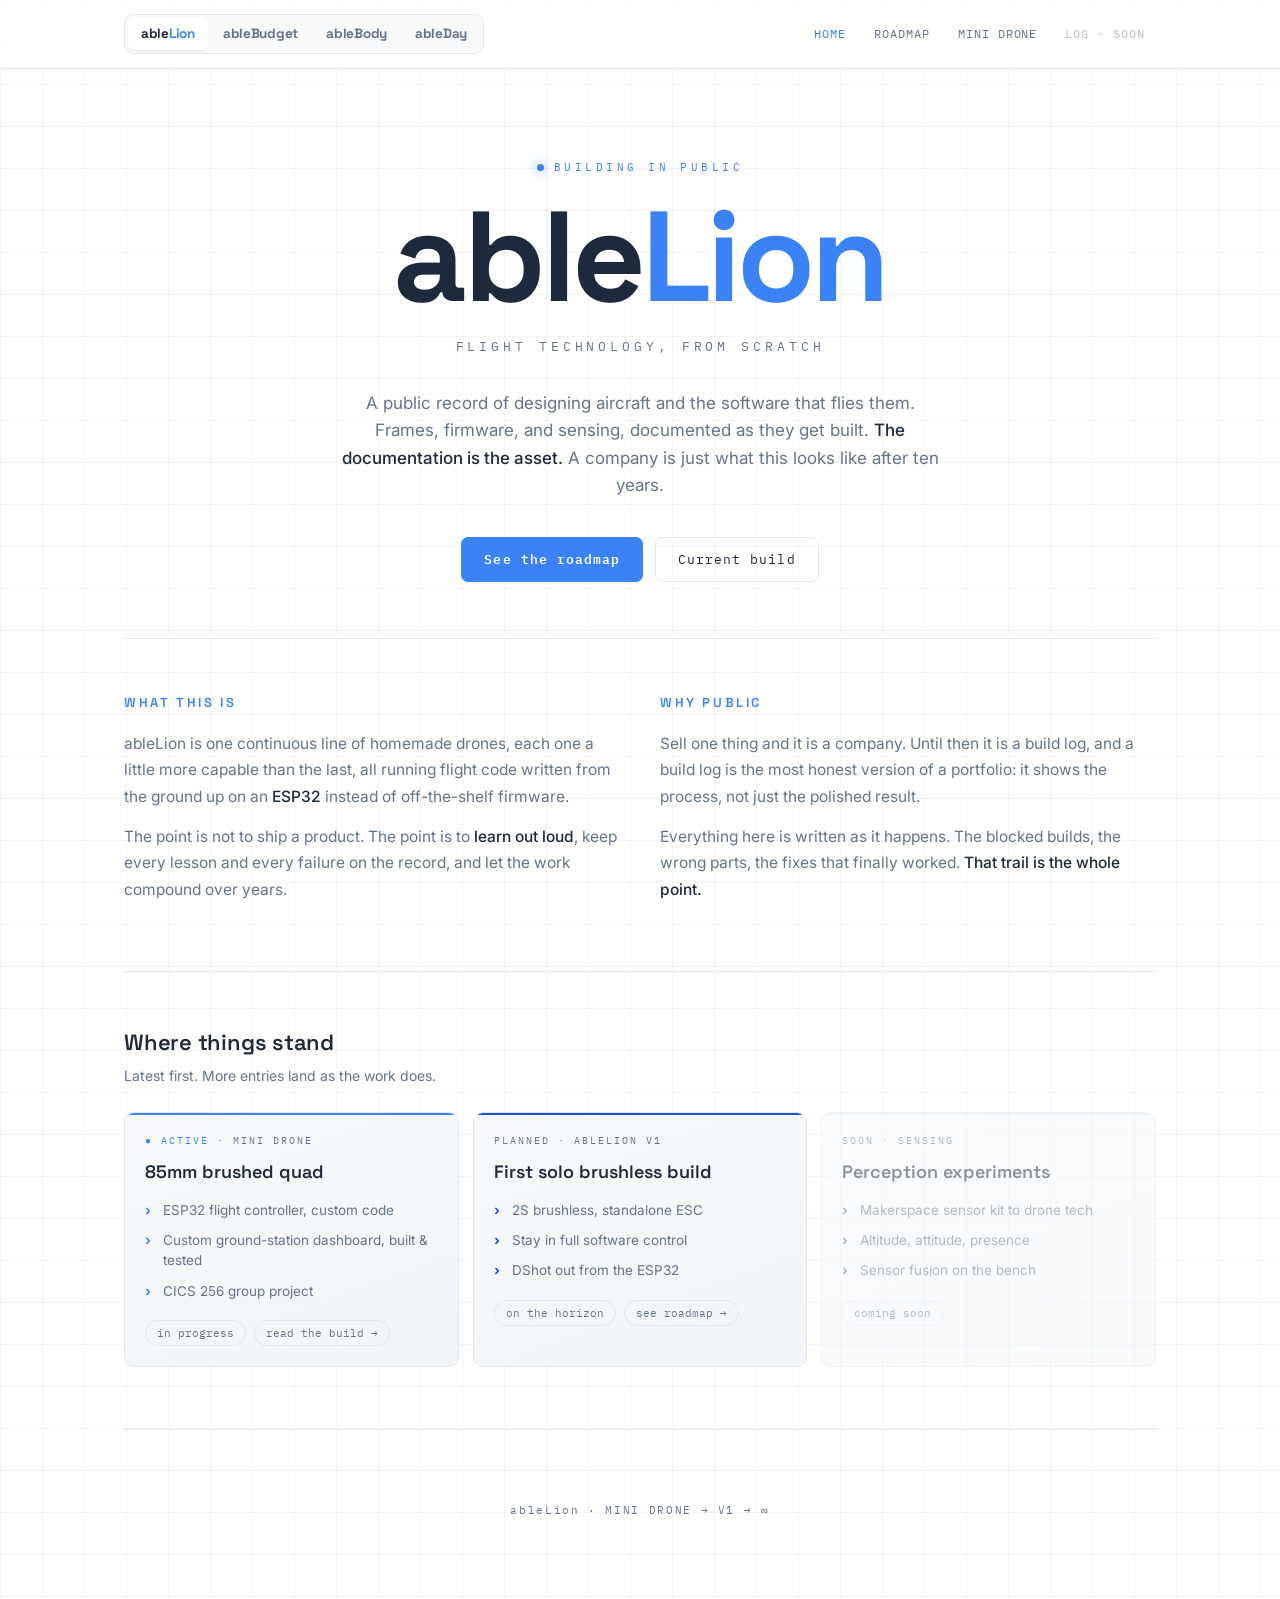
<file: index.html>
<!DOCTYPE html>
<html lang="en">
<head>
<meta charset="UTF-8">
<meta name="viewport" content="width=device-width, initial-scale=1.0">
<title>ableLion</title>
<link rel="stylesheet" href="style.css">
<style>
  .hero{padding:90px 0 56px;text-align:center;border-bottom:1px solid var(--line)}
  .hero .eyebrow{justify-content:center}
  .hero h1{font-size:clamp(56px,13vw,128px)}
  .tagline{font-family:'IBM Plex Mono',monospace;font-size:13px;letter-spacing:.3em;
    text-transform:uppercase;color:var(--dim);margin-top:18px}
  .mission{max-width:600px;margin:34px auto 0;color:var(--dim);font-size:17px;line-height:1.6}
  .mission b{color:var(--ink);font-weight:500}
  .cta{display:flex;gap:12px;justify-content:center;flex-wrap:wrap;margin-top:38px}
  .btn{font-family:'IBM Plex Mono',monospace;font-size:13px;letter-spacing:.08em;
    padding:12px 22px;border-radius:7px;border:1px solid var(--line);transition:.18s}
  .btn.p{background:var(--signal);color:var(--void);border-color:var(--signal);font-weight:600}
  .btn.p:hover{box-shadow:0 0 22px rgba(59,130,246,.35)}
  .btn:hover{border-color:var(--signal);color:var(--ink)}

  .intro{padding:54px 0;border-bottom:1px solid var(--line)}
  .intro-grid{display:grid;grid-template-columns:1fr 1fr;gap:40px;align-items:start}
  .intro h2{font-family:'Space Grotesk',sans-serif;font-size:13px;letter-spacing:.2em;
    text-transform:uppercase;color:var(--signal);margin-bottom:18px;font-weight:600}
  .intro p{color:var(--dim);font-size:15.5px;line-height:1.7;margin-bottom:14px}
  .intro p b{color:var(--ink);font-weight:500}
  @media(max-width:720px){.intro-grid{grid-template-columns:1fr;gap:28px}}

  .status{padding:54px 0}
  .status h2{font-family:'Space Grotesk',sans-serif;font-size:22px;font-weight:600;
    margin-bottom:6px;letter-spacing:-.01em}
  .status-sub{color:var(--dim);font-size:14px;margin-bottom:26px}
  .feed a.card{display:block;transition:.18s}
  .feed a.card:hover{border-color:var(--signal);transform:translateY(-2px)}
  .feed .card-k .stamp{color:var(--signal)}
  .soon-card{opacity:.5}
  .soon-card .card-k{color:var(--dim)}
</style>
</head>
<body>

<nav><div class="nav-inner">
  <div class="switch">
    <a href="index.html" class="active">able<span>Lion</span></a>
    <a href="ablebudget.html">able<span>Budget</span></a>
    <a href="ablebody.html">able<span>Body</span></a>
    <a href="ableday.html">able<span>Day</span></a>
  </div>
  <div class="nav-links">
    <a href="index.html" class="active">HOME</a>
    <a href="roadmap.html">ROADMAP</a>
    <a href="mini-drone.html">MINI DRONE</a>
    <a class="soon">LOG · SOON</a>
  </div>
</div></nav>

<div class="wrap">

  <section class="hero">
    <div class="eyebrow">Building in public</div>
    <h1><span class="a">able</span><span class="l">Lion</span></h1>
    <p class="tagline">flight technology, from scratch</p>
    <p class="mission">A public record of designing aircraft and the software that flies them. Frames, firmware, and sensing, documented as they get built. <b>The documentation is the asset.</b> A company is just what this looks like after ten years.</p>
    <div class="cta">
      <a href="roadmap.html" class="btn p">See the roadmap</a>
      <a href="mini-drone.html" class="btn">Current build</a>
    </div>
  </section>

  <section class="intro">
    <div class="intro-grid">
      <div>
        <h2>What this is</h2>
        <p>ableLion is one continuous line of homemade drones, each one a little more capable than the last, all running flight code written from the ground up on an <b>ESP32</b> instead of off-the-shelf firmware.</p>
        <p>The point is not to ship a product. The point is to <b>learn out loud</b>, keep every lesson and every failure on the record, and let the work compound over years.</p>
      </div>
      <div>
        <h2>Why public</h2>
        <p>Sell one thing and it is a company. Until then it is a build log, and a build log is the most honest version of a portfolio: it shows the process, not just the polished result.</p>
        <p>Everything here is written as it happens. The blocked builds, the wrong parts, the fixes that finally worked. <b>That trail is the whole point.</b></p>
      </div>
    </div>
  </section>

  <section class="status">
    <h2>Where things stand</h2>
    <p class="status-sub">Latest first. More entries land as the work does.</p>
    <div class="grid feed">

      <a href="mini-drone.html" class="card s">
        <div class="card-k"><span class="stamp">● ACTIVE</span> · MINI DRONE</div>
        <h3>85mm brushed quad</h3>
        <ul>
          <li>ESP32 flight controller, custom code</li>
          <li>Custom ground-station dashboard, built &amp; tested</li>
          <li>CICS 256 group project</li>
        </ul>
        <div class="specs">
          <span class="chip">in progress</span>
          <span class="chip">read the build →</span>
        </div>
      </a>

      <a href="roadmap.html" class="card b">
        <div class="card-k">PLANNED · ableLion V1</div>
        <h3>First solo brushless build</h3>
        <ul>
          <li>2S brushless, standalone ESC</li>
          <li>Stay in full software control</li>
          <li>DShot out from the ESP32</li>
        </ul>
        <div class="specs">
          <span class="chip">on the horizon</span>
          <span class="chip">see roadmap →</span>
        </div>
      </a>

      <div class="card soon-card">
        <div class="card-k">SOON · SENSING</div>
        <h3>Perception experiments</h3>
        <ul>
          <li>Makerspace sensor kit to drone tech</li>
          <li>Altitude, attitude, presence</li>
          <li>Sensor fusion on the bench</li>
        </ul>
        <div class="specs"><span class="chip">coming soon</span></div>
      </div>

    </div>
  </section>

  <footer><p>ableLion · MINI DRONE → V1 → ∞</p></footer>

</div>
</body>
</html>
</file>
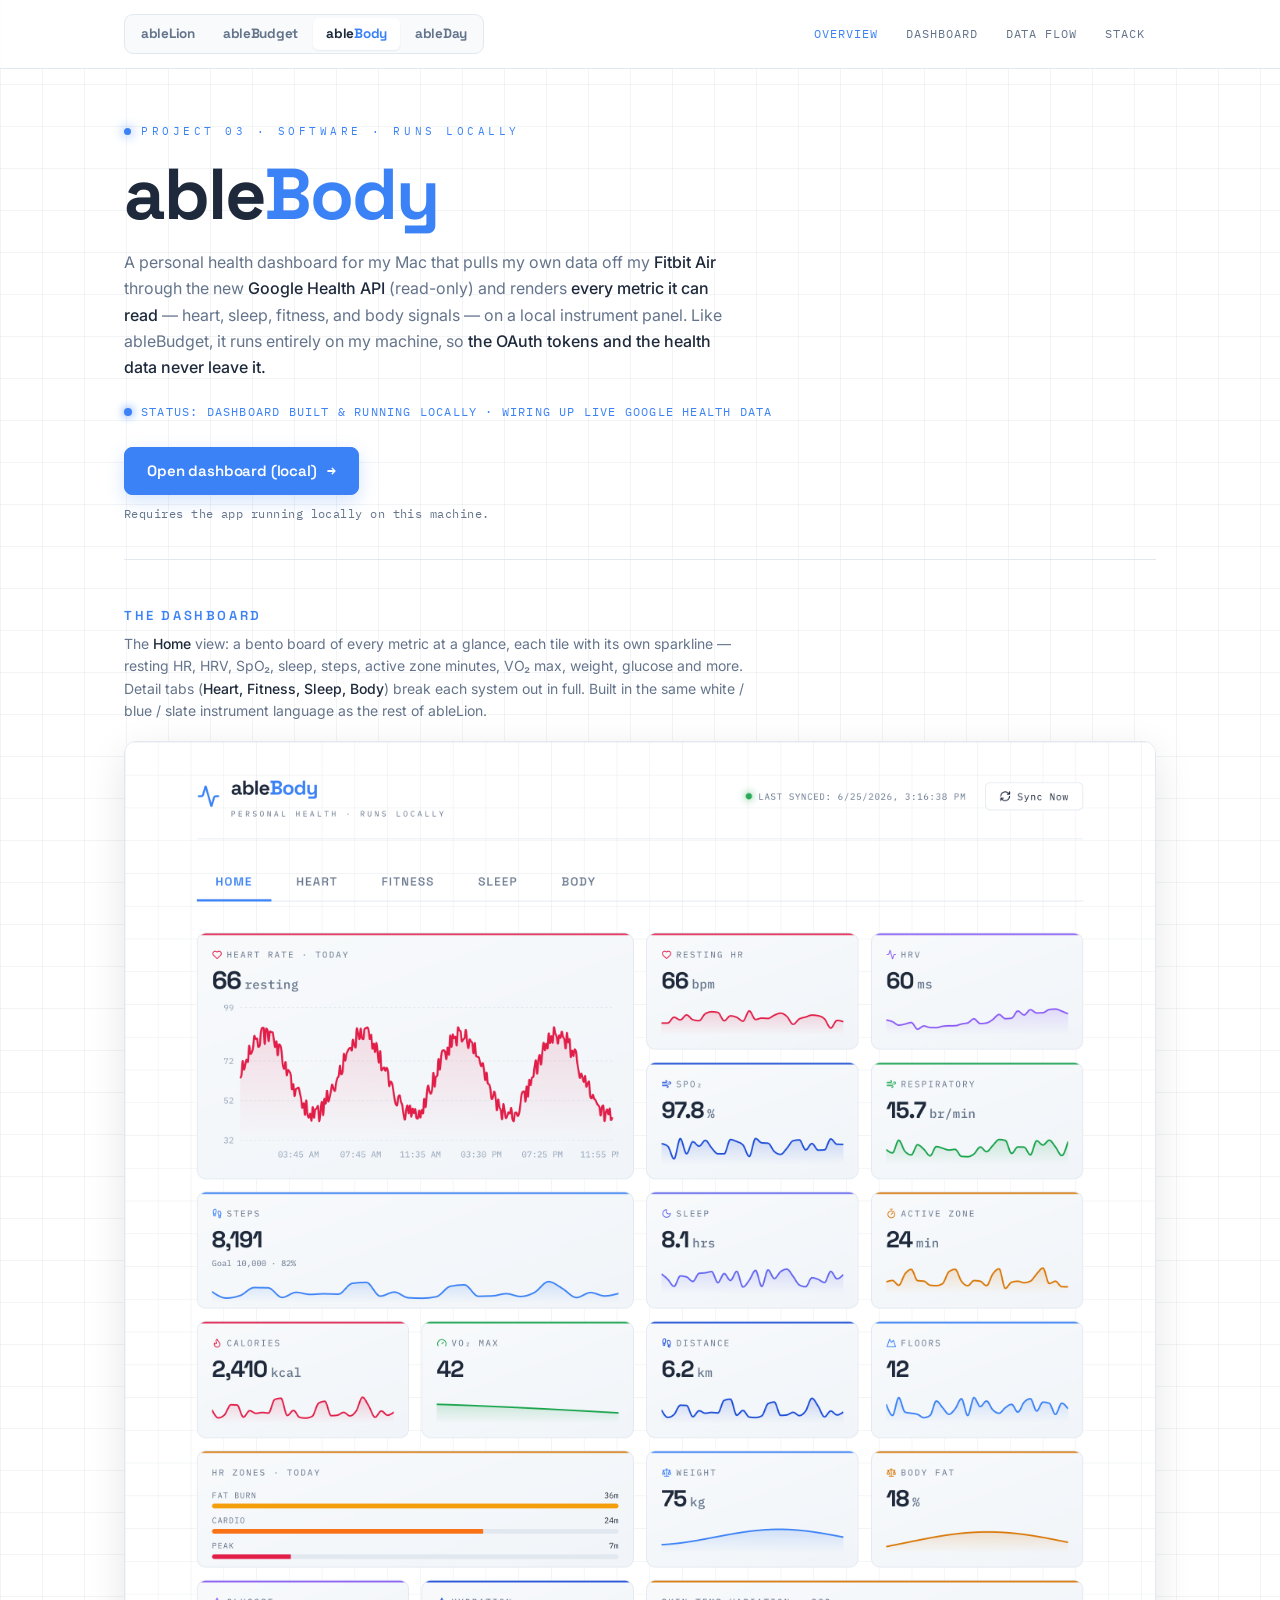
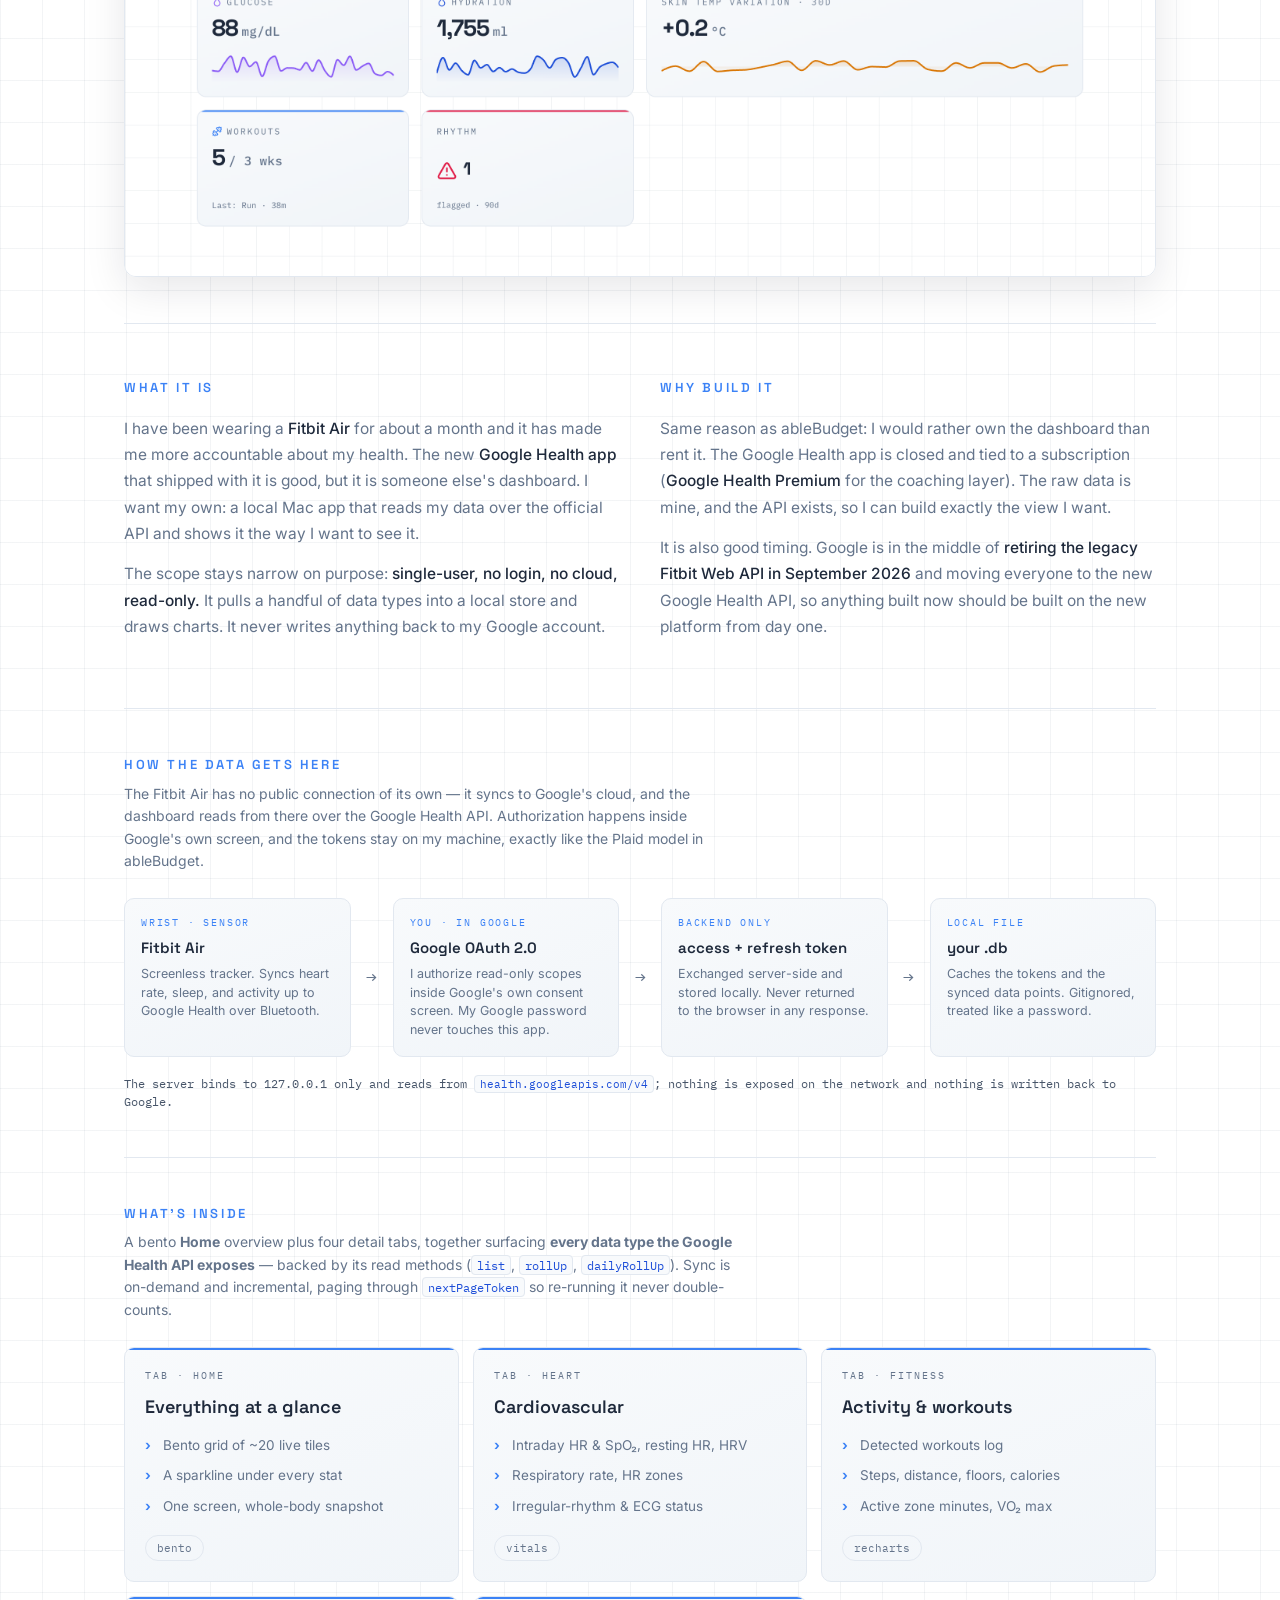
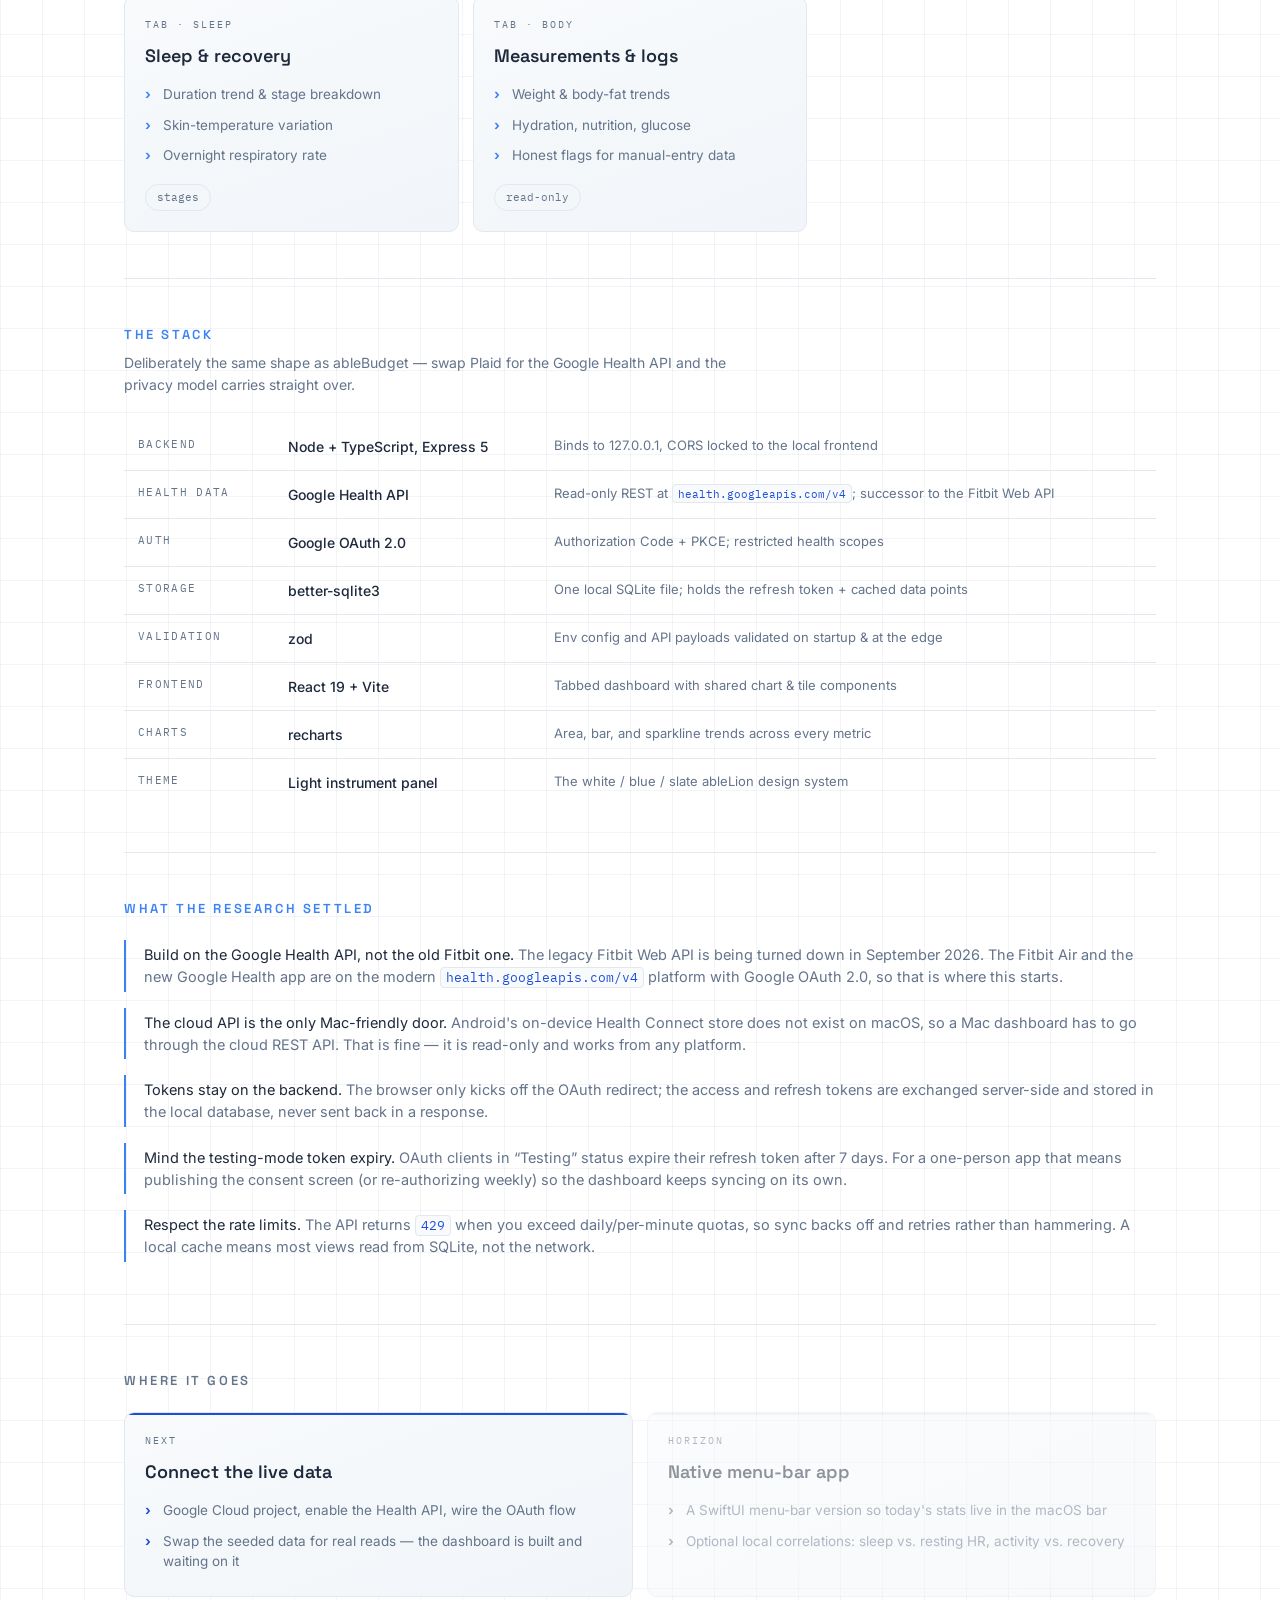
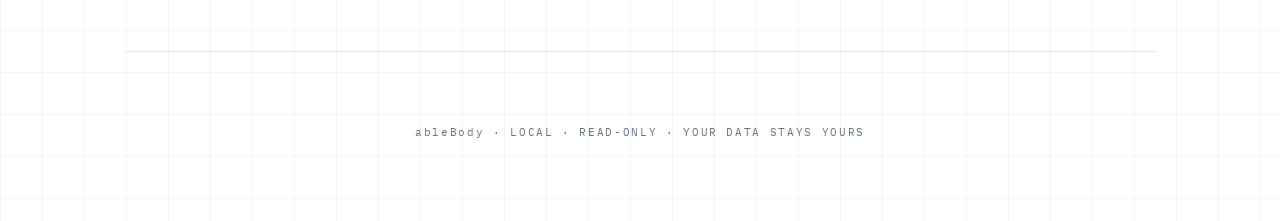
<file: ablebody.html>
<!DOCTYPE html>
<html lang="en">
<head>
<meta charset="UTF-8">
<meta name="viewport" content="width=device-width, initial-scale=1.0">
<title>ableBody · Local Google Health dashboard</title>
<link rel="stylesheet" href="style.css">
<style>
  header.page{padding:54px 0 36px;border-bottom:1px solid var(--line)}
  header.page h1{font-size:clamp(38px,7vw,72px)}
  .lede{max-width:620px;margin-top:20px;color:var(--dim);font-size:16px;line-height:1.65}
  .lede b{color:var(--ink);font-weight:500}
  .status-line{font-family:'IBM Plex Mono',monospace;font-size:12px;letter-spacing:.1em;
    color:var(--signal);margin-top:22px;display:flex;align-items:center;gap:9px}
  .status-line::before{content:"";width:8px;height:8px;border-radius:50%;background:var(--signal);
    box-shadow:0 0 10px var(--signal);animation:pulse 2.4s ease-in-out infinite}

  /* SCREENSHOT */
  .shot-sec{padding:46px 0;border-bottom:1px solid var(--line)}
  .shot-sec h2{font-family:'Space Grotesk',sans-serif;font-size:13px;letter-spacing:.2em;
    text-transform:uppercase;color:var(--signal);margin-bottom:8px;font-weight:600}
  .shot-cap{color:var(--dim);font-size:14px;line-height:1.6;margin:0 0 18px;max-width:620px}
  .shot-cap b{color:var(--ink);font-weight:500}
  .shot{width:100%;border:1px solid var(--line);border-radius:12px;display:block;
    box-shadow:0 12px 40px rgba(15,23,42,.10)}

  .intro{padding:54px 0;border-bottom:1px solid var(--line)}
  .intro-grid{display:grid;grid-template-columns:1fr 1fr;gap:40px;align-items:start}
  .intro h2{font-family:'Space Grotesk',sans-serif;font-size:13px;letter-spacing:.2em;
    text-transform:uppercase;color:var(--signal);margin-bottom:18px;font-weight:600}
  .intro p{color:var(--dim);font-size:15.5px;line-height:1.7;margin-bottom:14px}
  .intro p b{color:var(--ink);font-weight:500}
  @media(max-width:720px){.intro-grid{grid-template-columns:1fr;gap:28px}}

  .sec{padding:46px 0;border-bottom:1px solid var(--line)}
  .sec h2{font-family:'Space Grotesk',sans-serif;font-size:13px;letter-spacing:.2em;
    text-transform:uppercase;color:var(--signal);margin-bottom:8px;font-weight:600}
  .sec .sub{color:var(--dim);font-size:14px;margin-bottom:26px;max-width:620px;line-height:1.6}

  /* DATA-FLOW DIAGRAM */
  .flow{display:flex;align-items:stretch;gap:0;flex-wrap:wrap;margin-bottom:18px}
  .node{flex:1;min-width:150px;background:linear-gradient(160deg,var(--panel),var(--panel-2));
    border:1px solid var(--line);border-radius:10px;padding:16px}
  .node .k{font-family:'IBM Plex Mono',monospace;font-size:10px;letter-spacing:.18em;
    text-transform:uppercase;color:var(--signal);margin-bottom:7px}
  .node h4{font-family:'Space Grotesk',sans-serif;font-size:15px;font-weight:600;margin-bottom:5px}
  .node p{font-size:12.5px;color:var(--dim);line-height:1.5}
  .arrow{display:flex;align-items:center;justify-content:center;flex:0 0 auto;width:42px;
    font-family:'IBM Plex Mono',monospace;color:var(--dim);font-size:18px}
  @media(max-width:720px){.flow{flex-direction:column}
    .arrow{width:100%;height:26px;transform:rotate(90deg)}}
  .flow-note{font-family:'IBM Plex Mono',monospace;font-size:12px;color:var(--warn)}

  /* STACK SHEET */
  .bom{width:100%;border-collapse:collapse;font-size:14px}
  .bom td{padding:13px 14px;border-bottom:1px solid var(--line);vertical-align:top}
  .bom tr:last-child td{border-bottom:none}
  .bom .role{font-family:'IBM Plex Mono',monospace;font-size:11px;letter-spacing:.12em;
    text-transform:uppercase;color:var(--dim);width:150px}
  .bom .part{color:var(--ink);font-weight:500}
  .bom .note{color:var(--dim);font-size:13px}

  /* PRINCIPLES */
  .principles{padding:46px 0;border-bottom:1px solid var(--line)}
  .principles h2{font-family:'Space Grotesk',sans-serif;font-size:13px;letter-spacing:.2em;
    text-transform:uppercase;color:var(--signal);margin-bottom:22px;font-weight:600}
  .law{border-left:2px solid var(--signal);padding:4px 0 4px 18px;margin-bottom:16px}
  .law p{font-size:14.5px;color:var(--ink)}
  .law p span{color:var(--dim)}

  .roadmap-strip{padding:46px 0}
  .roadmap-strip h2{font-family:'Space Grotesk',sans-serif;font-size:13px;letter-spacing:.2em;
    text-transform:uppercase;color:var(--dim);margin-bottom:22px;font-weight:600}
</style>
</head>
<body>

<nav><div class="nav-inner">
  <div class="switch">
    <a href="index.html">able<span>Lion</span></a>
    <a href="ablebudget.html">able<span>Budget</span></a>
    <a href="ablebody.html" class="active">able<span>Body</span></a>
    <a href="ableday.html">able<span>Day</span></a>
  </div>
  <div class="nav-links">
    <a href="ablebody.html" class="active">OVERVIEW</a>
    <a href="#dashboard">DASHBOARD</a>
    <a href="#data">DATA FLOW</a>
    <a href="#stack">STACK</a>
  </div>
</div></nav>

<div class="wrap">

  <header class="page">
    <div class="eyebrow">Project 03 · software · runs locally</div>
    <h1>able<span class="l">Body</span></h1>
    <p class="lede">A personal health dashboard for my Mac that pulls my own data off my <b>Fitbit Air</b> through the new <b>Google Health API</b> (read-only) and renders <b>every metric it can read</b> &mdash; heart, sleep, fitness, and body signals &mdash; on a local instrument panel. Like ableBudget, it runs entirely on my machine, so <b>the OAuth tokens and the health data never leave it.</b></p>
    <div class="status-line">STATUS: DASHBOARD BUILT &amp; RUNNING LOCALLY · WIRING UP LIVE GOOGLE HEALTH DATA</div>
    <div class="launch">
      <a class="launch-btn" href="http://localhost:5273">Open dashboard (local)</a>
      <span class="launch-note">Requires the app running locally on this machine.</span>
    </div>
  </header>

  <section class="shot-sec" id="dashboard">
    <h2>The dashboard</h2>
    <p class="shot-cap">The <b>Home</b> view: a bento board of every metric at a glance, each tile with its own sparkline &mdash; resting HR, HRV, SpO&#8322;, sleep, steps, active zone minutes, VO&#8322; max, weight, glucose and more. Detail tabs (<b>Heart, Fitness, Sleep, Body</b>) break each system out in full. Built in the same white / blue / slate instrument language as the rest of ableLion.</p>
    <img class="shot" src="ablebody-dashboard.png" alt="ableBody dashboard — bento home view showing every health metric at a glance">
  </section>

  <section class="intro">
    <div class="intro-grid">
      <div>
        <h2>What it is</h2>
        <p>I have been wearing a <b>Fitbit Air</b> for about a month and it has made me more accountable about my health. The new <b>Google Health app</b> that shipped with it is good, but it is someone else's dashboard. I want my own: a local Mac app that reads my data over the official API and shows it the way I want to see it.</p>
        <p>The scope stays narrow on purpose: <b>single-user, no login, no cloud, read-only.</b> It pulls a handful of data types into a local store and draws charts. It never writes anything back to my Google account.</p>
      </div>
      <div>
        <h2>Why build it</h2>
        <p>Same reason as ableBudget: I would rather own the dashboard than rent it. The Google Health app is closed and tied to a subscription (<b>Google Health Premium</b> for the coaching layer). The raw data is mine, and the API exists, so I can build exactly the view I want.</p>
        <p>It is also good timing. Google is in the middle of <b>retiring the legacy Fitbit Web API in September 2026</b> and moving everyone to the new Google Health API, so anything built now should be built on the new platform from day one.</p>
      </div>
    </div>
  </section>

  <section class="sec" id="data">
    <h2>How the data gets here</h2>
    <p class="sub">The Fitbit Air has no public connection of its own &mdash; it syncs to Google's cloud, and the dashboard reads from there over the Google Health API. Authorization happens inside Google's own screen, and the tokens stay on my machine, exactly like the Plaid model in ableBudget.</p>

    <div class="flow">
      <div class="node">
        <div class="k">Wrist &middot; sensor</div>
        <h4>Fitbit Air</h4>
        <p>Screenless tracker. Syncs heart rate, sleep, and activity up to Google Health over Bluetooth.</p>
      </div>
      <div class="arrow">&rarr;</div>
      <div class="node">
        <div class="k">You &middot; in Google</div>
        <h4>Google OAuth 2.0</h4>
        <p>I authorize read-only scopes inside Google's own consent screen. My Google password never touches this app.</p>
      </div>
      <div class="arrow">&rarr;</div>
      <div class="node">
        <div class="k">Backend only</div>
        <h4>access + refresh token</h4>
        <p>Exchanged server-side and stored locally. Never returned to the browser in any response.</p>
      </div>
      <div class="arrow">&rarr;</div>
      <div class="node">
        <div class="k">Local file</div>
        <h4>your .db</h4>
        <p>Caches the tokens and the synced data points. Gitignored, treated like a password.</p>
      </div>
    </div>
    <p class="flow-note">The server binds to 127.0.0.1 only and reads from <code>health.googleapis.com/v4</code>; nothing is exposed on the network and nothing is written back to Google.</p>
  </section>

  <section class="sec">
    <h2>What's inside</h2>
    <p class="sub">A bento <b>Home</b> overview plus four detail tabs, together surfacing <b>every data type the Google Health API exposes</b> &mdash; backed by its read methods (<code>list</code>, <code>rollUp</code>, <code>dailyRollUp</code>). Sync is on-demand and incremental, paging through <code>nextPageToken</code> so re-running it never double-counts.</p>
    <div class="grid">
      <div class="card s">
        <div class="card-k">Tab · Home</div>
        <h3>Everything at a glance</h3>
        <ul>
          <li>Bento grid of ~20 live tiles</li>
          <li>A sparkline under every stat</li>
          <li>One screen, whole-body snapshot</li>
        </ul>
        <div class="specs"><span class="chip">bento</span></div>
      </div>
      <div class="card s">
        <div class="card-k">Tab · Heart</div>
        <h3>Cardiovascular</h3>
        <ul>
          <li>Intraday HR &amp; SpO&#8322;, resting HR, HRV</li>
          <li>Respiratory rate, HR zones</li>
          <li>Irregular-rhythm &amp; ECG status</li>
        </ul>
        <div class="specs"><span class="chip">vitals</span></div>
      </div>
      <div class="card s">
        <div class="card-k">Tab · Fitness</div>
        <h3>Activity &amp; workouts</h3>
        <ul>
          <li>Detected workouts log</li>
          <li>Steps, distance, floors, calories</li>
          <li>Active zone minutes, VO&#8322; max</li>
        </ul>
        <div class="specs"><span class="chip">recharts</span></div>
      </div>
      <div class="card s">
        <div class="card-k">Tab · Sleep</div>
        <h3>Sleep &amp; recovery</h3>
        <ul>
          <li>Duration trend &amp; stage breakdown</li>
          <li>Skin-temperature variation</li>
          <li>Overnight respiratory rate</li>
        </ul>
        <div class="specs"><span class="chip">stages</span></div>
      </div>
      <div class="card s">
        <div class="card-k">Tab · Body</div>
        <h3>Measurements &amp; logs</h3>
        <ul>
          <li>Weight &amp; body-fat trends</li>
          <li>Hydration, nutrition, glucose</li>
          <li>Honest flags for manual-entry data</li>
        </ul>
        <div class="specs"><span class="chip">read-only</span></div>
      </div>
    </div>
  </section>

  <section class="sec" id="stack">
    <h2>The stack</h2>
    <p class="sub">Deliberately the same shape as ableBudget &mdash; swap Plaid for the Google Health API and the privacy model carries straight over.</p>
    <table class="bom">
      <tr><td class="role">Backend</td><td class="part">Node + TypeScript, Express 5</td><td class="note">Binds to 127.0.0.1, CORS locked to the local frontend</td></tr>
      <tr><td class="role">Health data</td><td class="part">Google Health API</td><td class="note">Read-only REST at <code>health.googleapis.com/v4</code>; successor to the Fitbit Web API</td></tr>
      <tr><td class="role">Auth</td><td class="part">Google OAuth 2.0</td><td class="note">Authorization Code + PKCE; restricted health scopes</td></tr>
      <tr><td class="role">Storage</td><td class="part">better-sqlite3</td><td class="note">One local SQLite file; holds the refresh token + cached data points</td></tr>
      <tr><td class="role">Validation</td><td class="part">zod</td><td class="note">Env config and API payloads validated on startup &amp; at the edge</td></tr>
      <tr><td class="role">Frontend</td><td class="part">React 19 + Vite</td><td class="note">Tabbed dashboard with shared chart &amp; tile components</td></tr>
      <tr><td class="role">Charts</td><td class="part">recharts</td><td class="note">Area, bar, and sparkline trends across every metric</td></tr>
      <tr><td class="role">Theme</td><td class="part">Light instrument panel</td><td class="note">The white / blue / slate ableLion design system</td></tr>
    </table>
  </section>

  <section class="principles">
    <h2>What the research settled</h2>
    <div class="law"><p>Build on the Google Health API, not the old Fitbit one. <span>The legacy Fitbit Web API is being turned down in September 2026. The Fitbit Air and the new Google Health app are on the modern <code>health.googleapis.com/v4</code> platform with Google OAuth 2.0, so that is where this starts.</span></p></div>
    <div class="law"><p>The cloud API is the only Mac-friendly door. <span>Android's on-device Health Connect store does not exist on macOS, so a Mac dashboard has to go through the cloud REST API. That is fine &mdash; it is read-only and works from any platform.</span></p></div>
    <div class="law"><p>Tokens stay on the backend. <span>The browser only kicks off the OAuth redirect; the access and refresh tokens are exchanged server-side and stored in the local database, never sent back in a response.</span></p></div>
    <div class="law"><p>Mind the testing-mode token expiry. <span>OAuth clients in &ldquo;Testing&rdquo; status expire their refresh token after 7 days. For a one-person app that means publishing the consent screen (or re-authorizing weekly) so the dashboard keeps syncing on its own.</span></p></div>
    <div class="law"><p>Respect the rate limits. <span>The API returns <code>429</code> when you exceed daily/per-minute quotas, so sync backs off and retries rather than hammering. A local cache means most views read from SQLite, not the network.</span></p></div>
  </section>

  <section class="roadmap-strip">
    <h2>Where it goes</h2>
    <div class="grid">
      <div class="card b">
        <div class="card-k">Next</div>
        <h3>Connect the live data</h3>
        <ul>
          <li>Google Cloud project, enable the Health API, wire the OAuth flow</li>
          <li>Swap the seeded data for real reads &mdash; the dashboard is built and waiting on it</li>
        </ul>
      </div>
      <div class="card soon-card">
        <div class="card-k">Horizon</div>
        <h3>Native menu-bar app</h3>
        <ul>
          <li>A SwiftUI menu-bar version so today's stats live in the macOS bar</li>
          <li>Optional local correlations: sleep vs. resting HR, activity vs. recovery</li>
        </ul>
      </div>
    </div>
  </section>

  <footer><p>ableBody · LOCAL · READ-ONLY · YOUR DATA STAYS YOURS</p></footer>

</div>
</body>
</html>
</file>
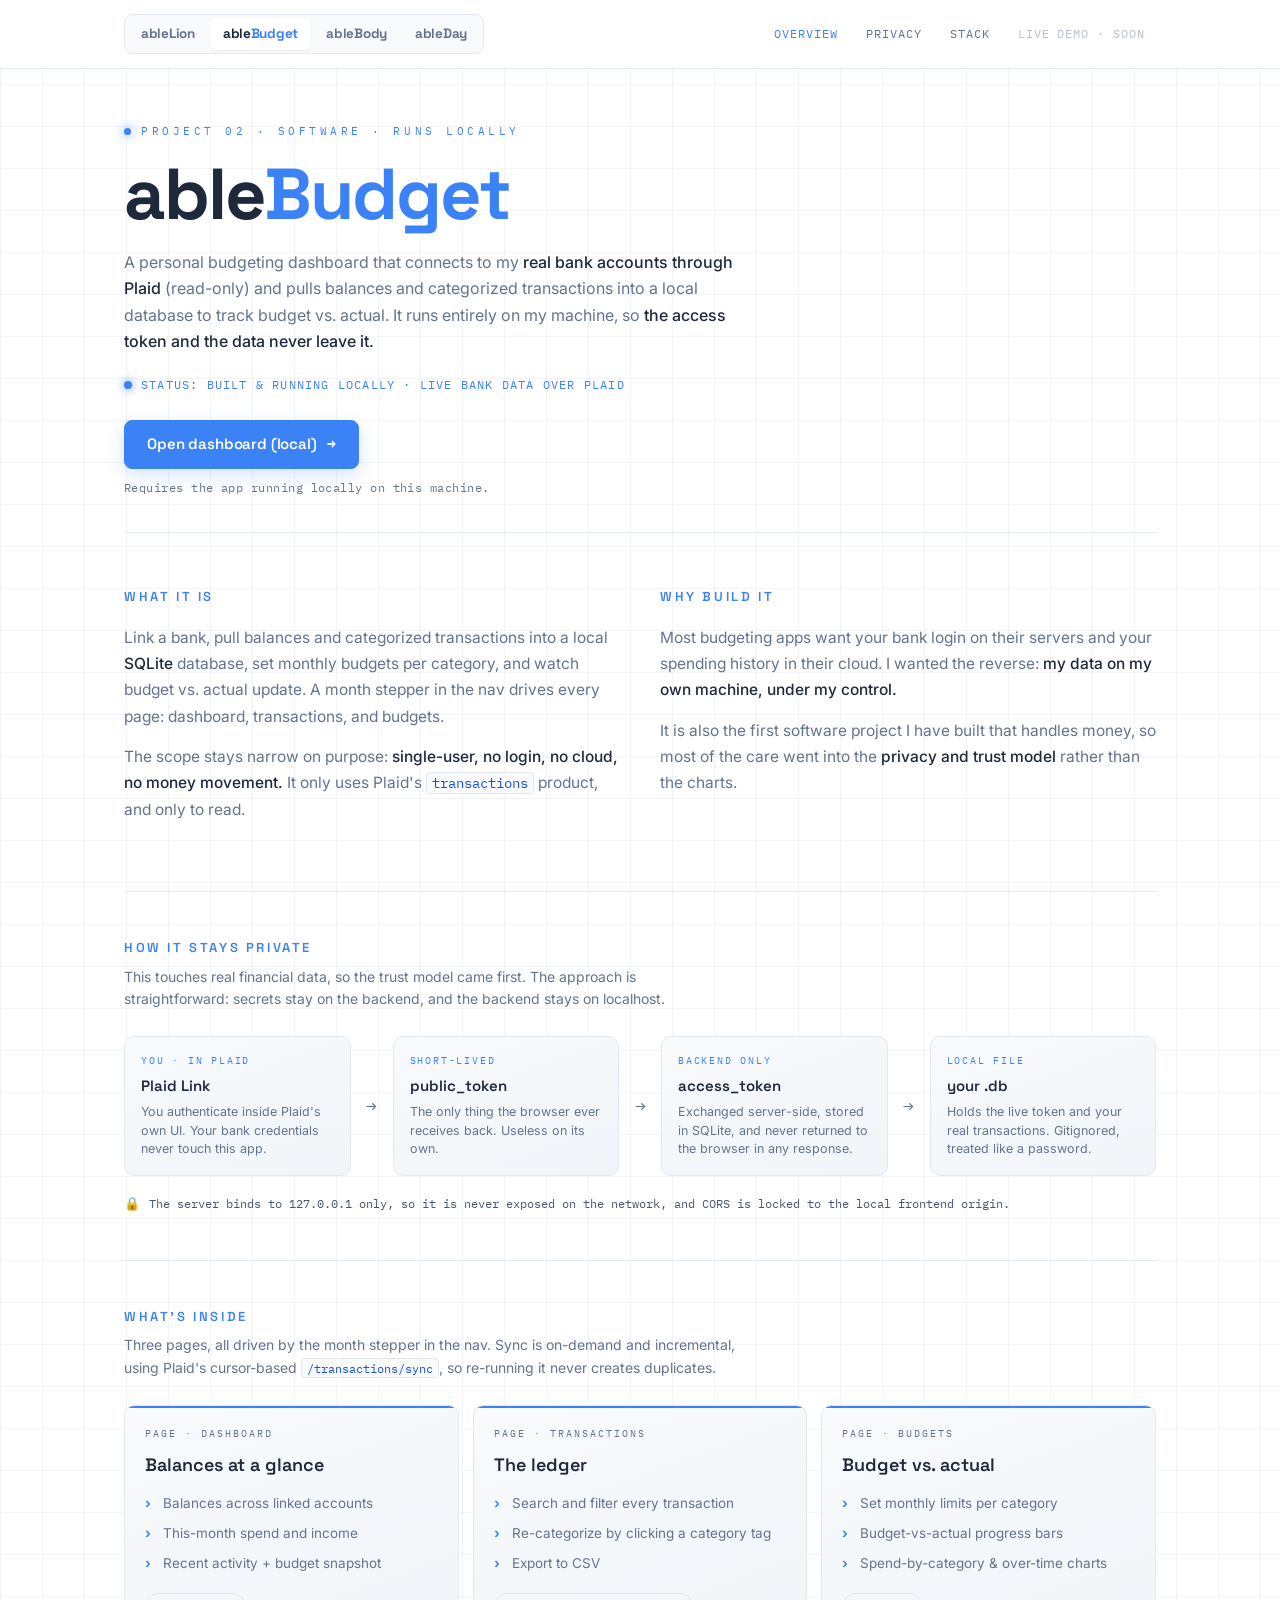
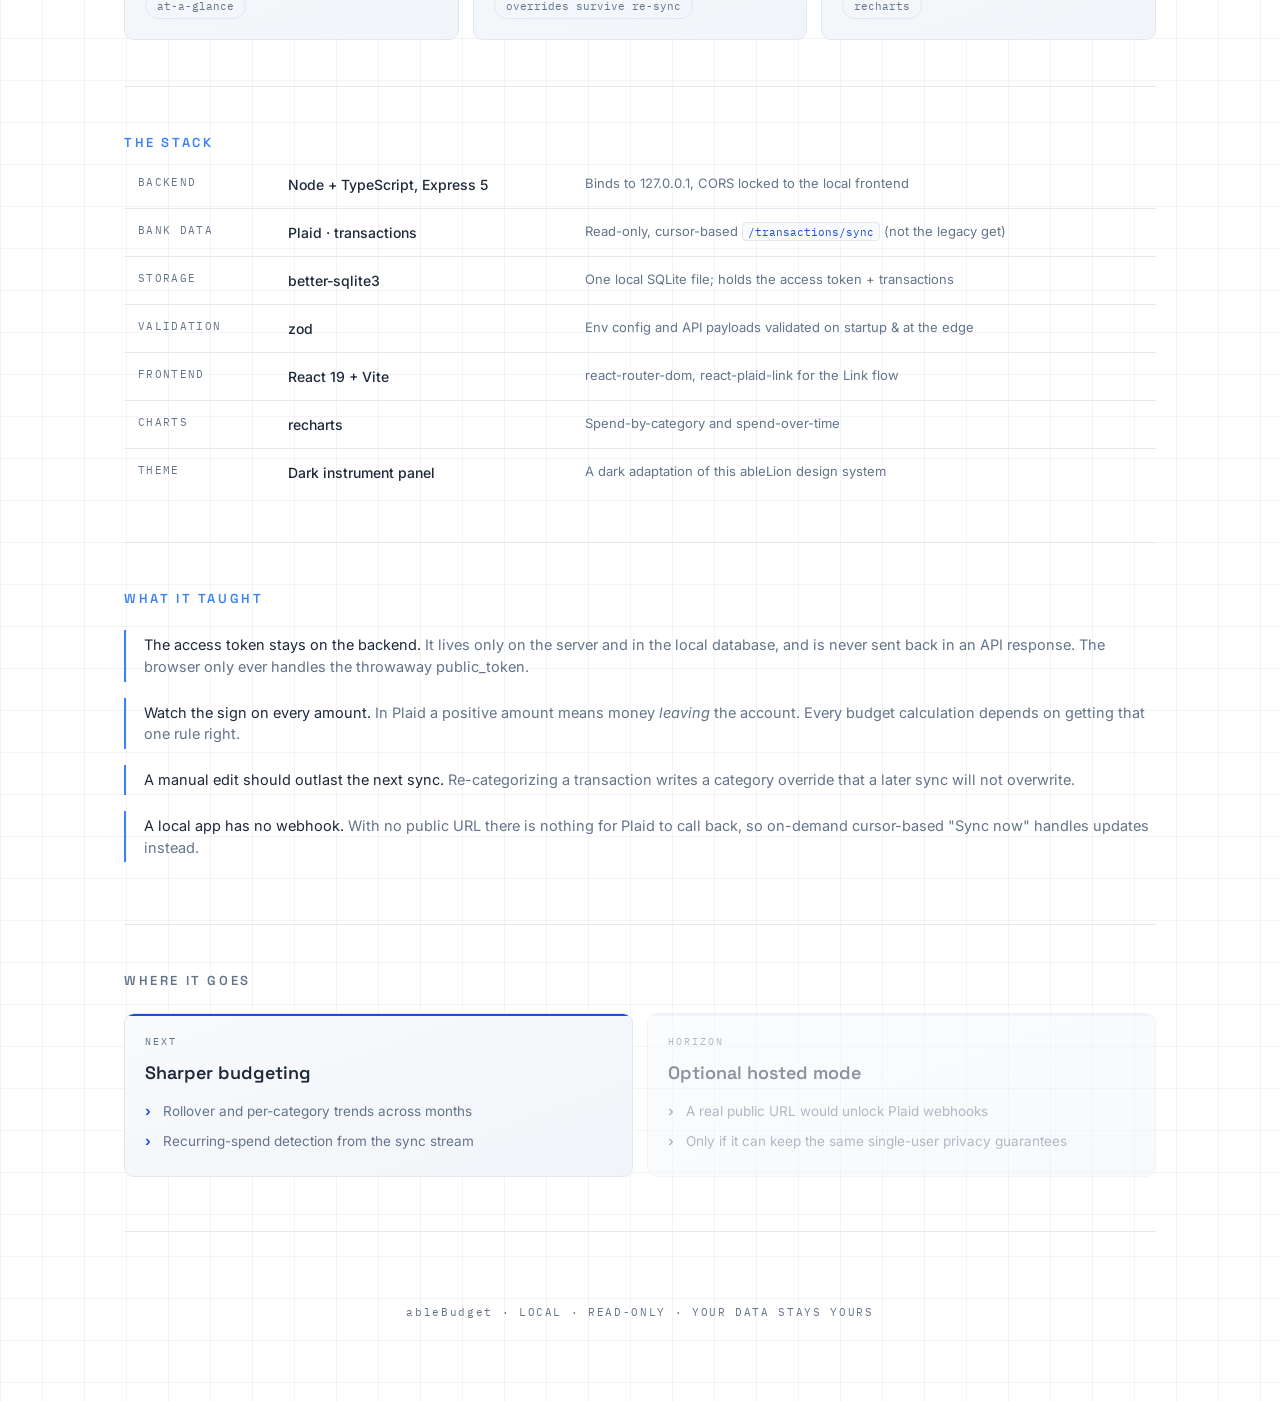
<file: ablebudget.html>
<!DOCTYPE html>
<html lang="en">
<head>
<meta charset="UTF-8">
<meta name="viewport" content="width=device-width, initial-scale=1.0">
<title>ableBudget · Local Plaid budgeting</title>
<link rel="stylesheet" href="style.css">
<style>
  header.page{padding:54px 0 36px;border-bottom:1px solid var(--line)}
  header.page h1{font-size:clamp(38px,7vw,72px)}
  .lede{max-width:620px;margin-top:20px;color:var(--dim);font-size:16px;line-height:1.65}
  .lede b{color:var(--ink);font-weight:500}
  .status-line{font-family:'IBM Plex Mono',monospace;font-size:12px;letter-spacing:.1em;
    color:var(--signal);margin-top:22px;display:flex;align-items:center;gap:9px}
  .status-line::before{content:"";width:8px;height:8px;border-radius:50%;background:var(--signal);
    box-shadow:0 0 10px var(--signal);animation:pulse 2.4s ease-in-out infinite}

  .intro{padding:54px 0;border-bottom:1px solid var(--line)}
  .intro-grid{display:grid;grid-template-columns:1fr 1fr;gap:40px;align-items:start}
  .intro h2{font-family:'Space Grotesk',sans-serif;font-size:13px;letter-spacing:.2em;
    text-transform:uppercase;color:var(--signal);margin-bottom:18px;font-weight:600}
  .intro p{color:var(--dim);font-size:15.5px;line-height:1.7;margin-bottom:14px}
  .intro p b{color:var(--ink);font-weight:500}
  @media(max-width:720px){.intro-grid{grid-template-columns:1fr;gap:28px}}

  .sec{padding:46px 0;border-bottom:1px solid var(--line)}
  .sec h2{font-family:'Space Grotesk',sans-serif;font-size:13px;letter-spacing:.2em;
    text-transform:uppercase;color:var(--signal);margin-bottom:8px;font-weight:600}
  .sec .sub{color:var(--dim);font-size:14px;margin-bottom:26px;max-width:620px;line-height:1.6}

  /* DATA-FLOW DIAGRAM */
  .flow{display:flex;align-items:stretch;gap:0;flex-wrap:wrap;margin-bottom:18px}
  .node{flex:1;min-width:150px;background:linear-gradient(160deg,var(--panel),var(--panel-2));
    border:1px solid var(--line);border-radius:10px;padding:16px}
  .node .k{font-family:'IBM Plex Mono',monospace;font-size:10px;letter-spacing:.18em;
    text-transform:uppercase;color:var(--signal);margin-bottom:7px}
  .node h4{font-family:'Space Grotesk',sans-serif;font-size:15px;font-weight:600;margin-bottom:5px}
  .node p{font-size:12.5px;color:var(--dim);line-height:1.5}
  .arrow{display:flex;align-items:center;justify-content:center;flex:0 0 auto;width:42px;
    font-family:'IBM Plex Mono',monospace;color:var(--dim);font-size:18px}
  @media(max-width:720px){.flow{flex-direction:column}
    .arrow{width:100%;height:26px;transform:rotate(90deg)}}
  .flow-note{font-family:'IBM Plex Mono',monospace;font-size:12px;color:var(--warn);
    display:flex;align-items:center;gap:9px}
  .flow-note::before{content:"🔒";font-size:13px}

  /* STACK SHEET */
  .bom{width:100%;border-collapse:collapse;font-size:14px}
  .bom td{padding:13px 14px;border-bottom:1px solid var(--line);vertical-align:top}
  .bom tr:last-child td{border-bottom:none}
  .bom .role{font-family:'IBM Plex Mono',monospace;font-size:11px;letter-spacing:.12em;
    text-transform:uppercase;color:var(--dim);width:150px}
  .bom .part{color:var(--ink);font-weight:500}
  .bom .note{color:var(--dim);font-size:13px}

  /* PRINCIPLES */
  .principles{padding:46px 0;border-bottom:1px solid var(--line)}
  .principles h2{font-family:'Space Grotesk',sans-serif;font-size:13px;letter-spacing:.2em;
    text-transform:uppercase;color:var(--signal);margin-bottom:22px;font-weight:600}
  .law{border-left:2px solid var(--signal);padding:4px 0 4px 18px;margin-bottom:16px}
  .law p{font-size:14.5px;color:var(--ink)}
  .law p span{color:var(--dim)}

  .roadmap-strip{padding:46px 0}
  .roadmap-strip h2{font-family:'Space Grotesk',sans-serif;font-size:13px;letter-spacing:.2em;
    text-transform:uppercase;color:var(--dim);margin-bottom:22px;font-weight:600}
</style>
</head>
<body>

<nav><div class="nav-inner">
  <div class="switch">
    <a href="index.html">able<span>Lion</span></a>
    <a href="ablebudget.html" class="active">able<span>Budget</span></a>
    <a href="ablebody.html">able<span>Body</span></a>
    <a href="ableday.html">able<span>Day</span></a>
  </div>
  <div class="nav-links">
    <a href="ablebudget.html" class="active">OVERVIEW</a>
    <a href="#privacy">PRIVACY</a>
    <a href="#stack">STACK</a>
    <a class="soon">LIVE DEMO · SOON</a>
  </div>
</div></nav>

<div class="wrap">

  <header class="page">
    <div class="eyebrow">Project 02 · software · runs locally</div>
    <h1>able<span class="l">Budget</span></h1>
    <p class="lede">A personal budgeting dashboard that connects to my <b>real bank accounts through Plaid</b> (read-only) and pulls balances and categorized transactions into a local database to track budget vs. actual. It runs entirely on my machine, so <b>the access token and the data never leave it.</b></p>
    <div class="status-line">STATUS: BUILT &amp; RUNNING LOCALLY · LIVE BANK DATA OVER PLAID</div>
    <div class="launch">
      <a class="launch-btn" href="http://localhost:5173">Open dashboard (local)</a>
      <span class="launch-note">Requires the app running locally on this machine.</span>
    </div>
  </header>

  <section class="intro">
    <div class="intro-grid">
      <div>
        <h2>What it is</h2>
        <p>Link a bank, pull balances and categorized transactions into a local <b>SQLite</b> database, set monthly budgets per category, and watch budget vs. actual update. A month stepper in the nav drives every page: dashboard, transactions, and budgets.</p>
        <p>The scope stays narrow on purpose: <b>single-user, no login, no cloud, no money movement.</b> It only uses Plaid's <code>transactions</code> product, and only to read.</p>
      </div>
      <div>
        <h2>Why build it</h2>
        <p>Most budgeting apps want your bank login on their servers and your spending history in their cloud. I wanted the reverse: <b>my data on my own machine, under my control.</b></p>
        <p>It is also the first software project I have built that handles money, so most of the care went into the <b>privacy and trust model</b> rather than the charts.</p>
      </div>
    </div>
  </section>

  <section class="sec" id="privacy">
    <h2>How it stays private</h2>
    <p class="sub">This touches real financial data, so the trust model came first. The approach is straightforward: secrets stay on the backend, and the backend stays on localhost.</p>

    <div class="flow">
      <div class="node">
        <div class="k">You · in Plaid</div>
        <h4>Plaid Link</h4>
        <p>You authenticate inside Plaid's own UI. Your bank credentials never touch this app.</p>
      </div>
      <div class="arrow">→</div>
      <div class="node">
        <div class="k">Short-lived</div>
        <h4>public_token</h4>
        <p>The only thing the browser ever receives back. Useless on its own.</p>
      </div>
      <div class="arrow">→</div>
      <div class="node">
        <div class="k">Backend only</div>
        <h4>access_token</h4>
        <p>Exchanged server-side, stored in SQLite, and never returned to the browser in any response.</p>
      </div>
      <div class="arrow">→</div>
      <div class="node">
        <div class="k">Local file</div>
        <h4>your .db</h4>
        <p>Holds the live token and your real transactions. Gitignored, treated like a password.</p>
      </div>
    </div>
    <p class="flow-note">The server binds to 127.0.0.1 only, so it is never exposed on the network, and CORS is locked to the local frontend origin.</p>
  </section>

  <section class="sec">
    <h2>What's inside</h2>
    <p class="sub">Three pages, all driven by the month stepper in the nav. Sync is on-demand and incremental, using Plaid's cursor-based <code>/transactions/sync</code>, so re-running it never creates duplicates.</p>
    <div class="grid">
      <div class="card s">
        <div class="card-k">Page · Dashboard</div>
        <h3>Balances at a glance</h3>
        <ul>
          <li>Balances across linked accounts</li>
          <li>This-month spend and income</li>
          <li>Recent activity + budget snapshot</li>
        </ul>
        <div class="specs"><span class="chip">at-a-glance</span></div>
      </div>
      <div class="card s">
        <div class="card-k">Page · Transactions</div>
        <h3>The ledger</h3>
        <ul>
          <li>Search and filter every transaction</li>
          <li>Re-categorize by clicking a category tag</li>
          <li>Export to CSV</li>
        </ul>
        <div class="specs"><span class="chip">overrides survive re-sync</span></div>
      </div>
      <div class="card s">
        <div class="card-k">Page · Budgets</div>
        <h3>Budget vs. actual</h3>
        <ul>
          <li>Set monthly limits per category</li>
          <li>Budget-vs-actual progress bars</li>
          <li>Spend-by-category &amp; over-time charts</li>
        </ul>
        <div class="specs"><span class="chip">recharts</span></div>
      </div>
    </div>
  </section>

  <section class="sec" id="stack">
    <h2>The stack</h2>
    <table class="bom">
      <tr><td class="role">Backend</td><td class="part">Node + TypeScript, Express 5</td><td class="note">Binds to 127.0.0.1, CORS locked to the local frontend</td></tr>
      <tr><td class="role">Bank data</td><td class="part">Plaid · transactions</td><td class="note">Read-only, cursor-based <code>/transactions/sync</code> (not the legacy get)</td></tr>
      <tr><td class="role">Storage</td><td class="part">better-sqlite3</td><td class="note">One local SQLite file; holds the access token + transactions</td></tr>
      <tr><td class="role">Validation</td><td class="part">zod</td><td class="note">Env config and API payloads validated on startup &amp; at the edge</td></tr>
      <tr><td class="role">Frontend</td><td class="part">React 19 + Vite</td><td class="note">react-router-dom, react-plaid-link for the Link flow</td></tr>
      <tr><td class="role">Charts</td><td class="part">recharts</td><td class="note">Spend-by-category and spend-over-time</td></tr>
      <tr><td class="role">Theme</td><td class="part">Dark instrument panel</td><td class="note">A dark adaptation of this ableLion design system</td></tr>
    </table>
  </section>

  <section class="principles">
    <h2>What it taught</h2>
    <div class="law"><p>The access token stays on the backend. <span>It lives only on the server and in the local database, and is never sent back in an API response. The browser only ever handles the throwaway public_token.</span></p></div>
    <div class="law"><p>Watch the sign on every amount. <span>In Plaid a positive amount means money <i>leaving</i> the account. Every budget calculation depends on getting that one rule right.</span></p></div>
    <div class="law"><p>A manual edit should outlast the next sync. <span>Re-categorizing a transaction writes a category override that a later sync will not overwrite.</span></p></div>
    <div class="law"><p>A local app has no webhook. <span>With no public URL there is nothing for Plaid to call back, so on-demand cursor-based "Sync now" handles updates instead.</span></p></div>
  </section>

  <section class="roadmap-strip">
    <h2>Where it goes</h2>
    <div class="grid">
      <div class="card b">
        <div class="card-k">Next</div>
        <h3>Sharper budgeting</h3>
        <ul>
          <li>Rollover and per-category trends across months</li>
          <li>Recurring-spend detection from the sync stream</li>
        </ul>
      </div>
      <div class="card soon-card">
        <div class="card-k">Horizon</div>
        <h3>Optional hosted mode</h3>
        <ul>
          <li>A real public URL would unlock Plaid webhooks</li>
          <li>Only if it can keep the same single-user privacy guarantees</li>
        </ul>
      </div>
    </div>
  </section>

  <footer><p>ableBudget · LOCAL · READ-ONLY · YOUR DATA STAYS YOURS</p></footer>

</div>
</body>
</html>
</file>
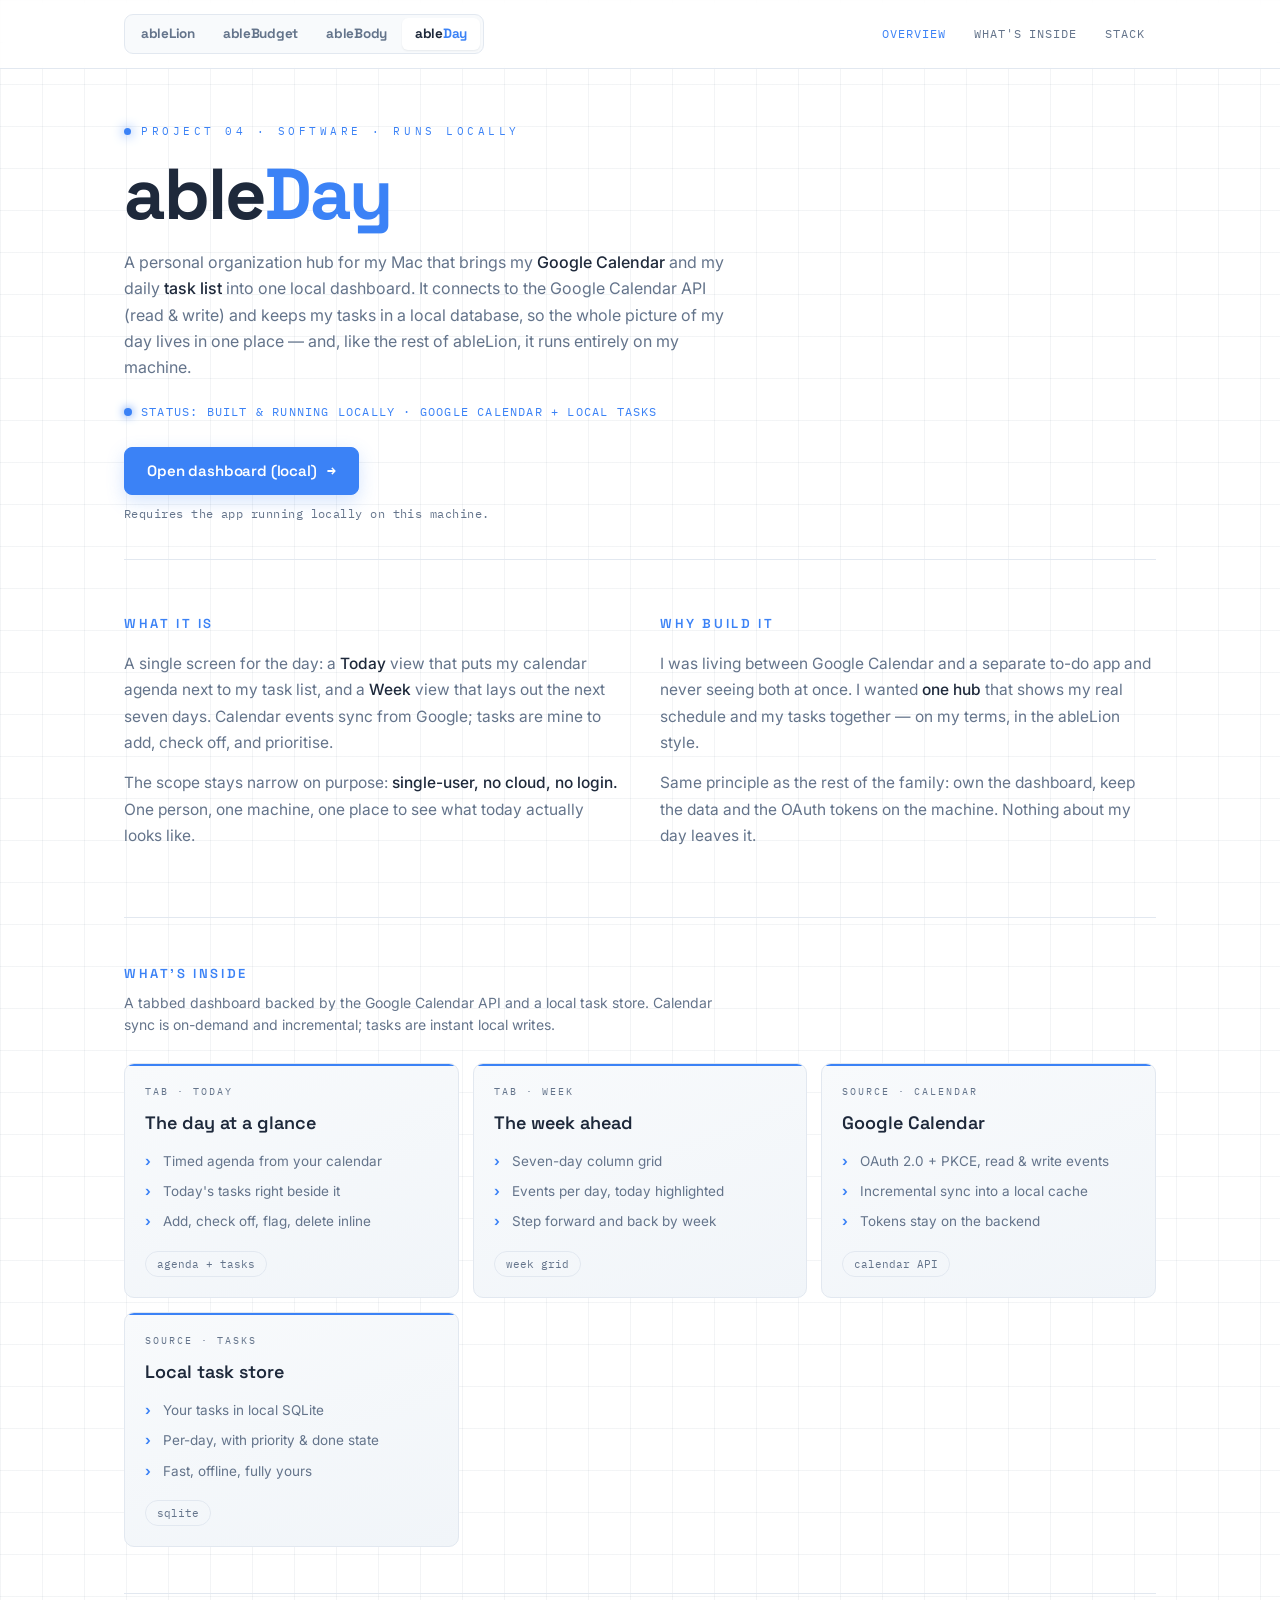
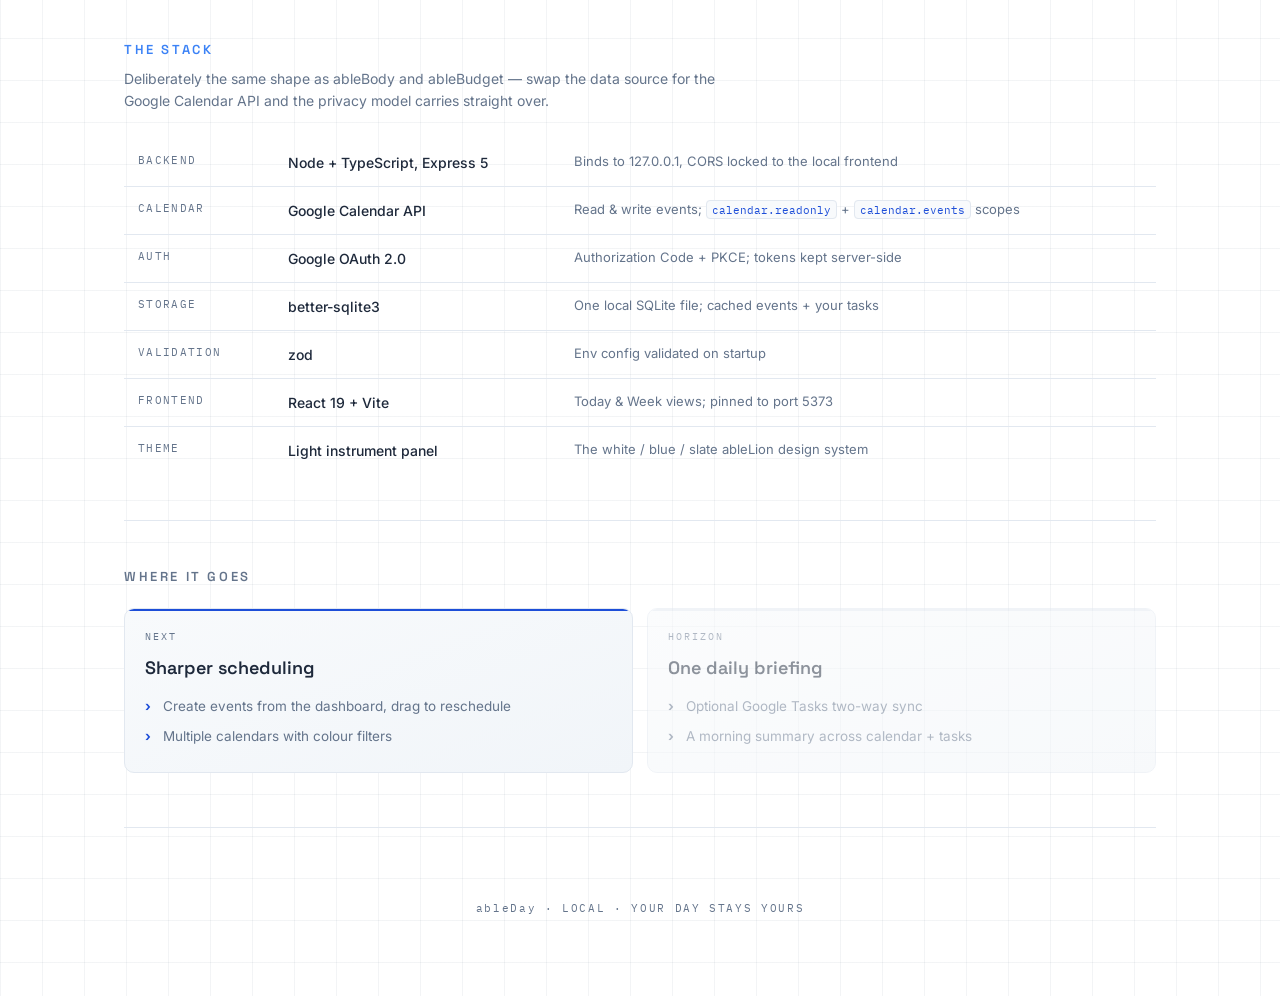
<file: ableday.html>
<!DOCTYPE html>
<html lang="en">
<head>
<meta charset="UTF-8">
<meta name="viewport" content="width=device-width, initial-scale=1.0">
<title>ableDay · Local calendar + tasks hub</title>
<link rel="stylesheet" href="style.css">
<style>
  header.page{padding:54px 0 36px;border-bottom:1px solid var(--line)}
  header.page h1{font-size:clamp(38px,7vw,72px)}
  .lede{max-width:620px;margin-top:20px;color:var(--dim);font-size:16px;line-height:1.65}
  .lede b{color:var(--ink);font-weight:500}
  .status-line{font-family:'IBM Plex Mono',monospace;font-size:12px;letter-spacing:.1em;
    color:var(--signal);margin-top:22px;display:flex;align-items:center;gap:9px}
  .status-line::before{content:"";width:8px;height:8px;border-radius:50%;background:var(--signal);
    box-shadow:0 0 10px var(--signal);animation:pulse 2.4s ease-in-out infinite}

  .intro{padding:54px 0;border-bottom:1px solid var(--line)}
  .intro-grid{display:grid;grid-template-columns:1fr 1fr;gap:40px;align-items:start}
  .intro h2{font-family:'Space Grotesk',sans-serif;font-size:13px;letter-spacing:.2em;
    text-transform:uppercase;color:var(--signal);margin-bottom:18px;font-weight:600}
  .intro p{color:var(--dim);font-size:15.5px;line-height:1.7;margin-bottom:14px}
  .intro p b{color:var(--ink);font-weight:500}
  @media(max-width:720px){.intro-grid{grid-template-columns:1fr;gap:28px}}

  .sec{padding:46px 0;border-bottom:1px solid var(--line)}
  .sec h2{font-family:'Space Grotesk',sans-serif;font-size:13px;letter-spacing:.2em;
    text-transform:uppercase;color:var(--signal);margin-bottom:8px;font-weight:600}
  .sec .sub{color:var(--dim);font-size:14px;margin-bottom:26px;max-width:620px;line-height:1.6}

  .bom{width:100%;border-collapse:collapse;font-size:14px}
  .bom td{padding:13px 14px;border-bottom:1px solid var(--line);vertical-align:top}
  .bom tr:last-child td{border-bottom:none}
  .bom .role{font-family:'IBM Plex Mono',monospace;font-size:11px;letter-spacing:.12em;
    text-transform:uppercase;color:var(--dim);width:150px}
  .bom .part{color:var(--ink);font-weight:500}
  .bom .note{color:var(--dim);font-size:13px}

  .roadmap-strip{padding:46px 0}
  .roadmap-strip h2{font-family:'Space Grotesk',sans-serif;font-size:13px;letter-spacing:.2em;
    text-transform:uppercase;color:var(--dim);margin-bottom:22px;font-weight:600}
</style>
</head>
<body>

<nav><div class="nav-inner">
  <div class="switch">
    <a href="index.html">able<span>Lion</span></a>
    <a href="ablebudget.html">able<span>Budget</span></a>
    <a href="ablebody.html">able<span>Body</span></a>
    <a href="ableday.html" class="active">able<span>Day</span></a>
  </div>
  <div class="nav-links">
    <a href="ableday.html" class="active">OVERVIEW</a>
    <a href="#inside">WHAT'S INSIDE</a>
    <a href="#stack">STACK</a>
  </div>
</div></nav>

<div class="wrap">

  <header class="page">
    <div class="eyebrow">Project 04 · software · runs locally</div>
    <h1>able<span class="l">Day</span></h1>
    <p class="lede">A personal organization hub for my Mac that brings my <b>Google Calendar</b> and my daily <b>task list</b> into one local dashboard. It connects to the Google Calendar API (read &amp; write) and keeps my tasks in a local database, so the whole picture of my day lives in one place &mdash; and, like the rest of ableLion, it runs entirely on my machine.</p>
    <div class="status-line">STATUS: BUILT &amp; RUNNING LOCALLY · GOOGLE CALENDAR + LOCAL TASKS</div>
    <div class="launch">
      <a class="launch-btn" href="http://localhost:5373">Open dashboard (local)</a>
      <span class="launch-note">Requires the app running locally on this machine.</span>
    </div>
  </header>

  <section class="intro">
    <div class="intro-grid">
      <div>
        <h2>What it is</h2>
        <p>A single screen for the day: a <b>Today</b> view that puts my calendar agenda next to my task list, and a <b>Week</b> view that lays out the next seven days. Calendar events sync from Google; tasks are mine to add, check off, and prioritise.</p>
        <p>The scope stays narrow on purpose: <b>single-user, no cloud, no login.</b> One person, one machine, one place to see what today actually looks like.</p>
      </div>
      <div>
        <h2>Why build it</h2>
        <p>I was living between Google Calendar and a separate to-do app and never seeing both at once. I wanted <b>one hub</b> that shows my real schedule and my tasks together &mdash; on my terms, in the ableLion style.</p>
        <p>Same principle as the rest of the family: own the dashboard, keep the data and the OAuth tokens on the machine. Nothing about my day leaves it.</p>
      </div>
    </div>
  </section>

  <section class="sec" id="inside">
    <h2>What's inside</h2>
    <p class="sub">A tabbed dashboard backed by the Google Calendar API and a local task store. Calendar sync is on-demand and incremental; tasks are instant local writes.</p>
    <div class="grid">
      <div class="card s">
        <div class="card-k">Tab · Today</div>
        <h3>The day at a glance</h3>
        <ul>
          <li>Timed agenda from your calendar</li>
          <li>Today's tasks right beside it</li>
          <li>Add, check off, flag, delete inline</li>
        </ul>
        <div class="specs"><span class="chip">agenda + tasks</span></div>
      </div>
      <div class="card s">
        <div class="card-k">Tab · Week</div>
        <h3>The week ahead</h3>
        <ul>
          <li>Seven-day column grid</li>
          <li>Events per day, today highlighted</li>
          <li>Step forward and back by week</li>
        </ul>
        <div class="specs"><span class="chip">week grid</span></div>
      </div>
      <div class="card s">
        <div class="card-k">Source · Calendar</div>
        <h3>Google Calendar</h3>
        <ul>
          <li>OAuth 2.0 + PKCE, read &amp; write events</li>
          <li>Incremental sync into a local cache</li>
          <li>Tokens stay on the backend</li>
        </ul>
        <div class="specs"><span class="chip">calendar API</span></div>
      </div>
      <div class="card s">
        <div class="card-k">Source · Tasks</div>
        <h3>Local task store</h3>
        <ul>
          <li>Your tasks in local SQLite</li>
          <li>Per-day, with priority &amp; done state</li>
          <li>Fast, offline, fully yours</li>
        </ul>
        <div class="specs"><span class="chip">sqlite</span></div>
      </div>
    </div>
  </section>

  <section class="sec" id="stack">
    <h2>The stack</h2>
    <p class="sub">Deliberately the same shape as ableBody and ableBudget &mdash; swap the data source for the Google Calendar API and the privacy model carries straight over.</p>
    <table class="bom">
      <tr><td class="role">Backend</td><td class="part">Node + TypeScript, Express 5</td><td class="note">Binds to 127.0.0.1, CORS locked to the local frontend</td></tr>
      <tr><td class="role">Calendar</td><td class="part">Google Calendar API</td><td class="note">Read &amp; write events; <code>calendar.readonly</code> + <code>calendar.events</code> scopes</td></tr>
      <tr><td class="role">Auth</td><td class="part">Google OAuth 2.0</td><td class="note">Authorization Code + PKCE; tokens kept server-side</td></tr>
      <tr><td class="role">Storage</td><td class="part">better-sqlite3</td><td class="note">One local SQLite file; cached events + your tasks</td></tr>
      <tr><td class="role">Validation</td><td class="part">zod</td><td class="note">Env config validated on startup</td></tr>
      <tr><td class="role">Frontend</td><td class="part">React 19 + Vite</td><td class="note">Today &amp; Week views; pinned to port 5373</td></tr>
      <tr><td class="role">Theme</td><td class="part">Light instrument panel</td><td class="note">The white / blue / slate ableLion design system</td></tr>
    </table>
  </section>

  <section class="roadmap-strip">
    <h2>Where it goes</h2>
    <div class="grid">
      <div class="card b">
        <div class="card-k">Next</div>
        <h3>Sharper scheduling</h3>
        <ul>
          <li>Create events from the dashboard, drag to reschedule</li>
          <li>Multiple calendars with colour filters</li>
        </ul>
      </div>
      <div class="card soon-card">
        <div class="card-k">Horizon</div>
        <h3>One daily briefing</h3>
        <ul>
          <li>Optional Google Tasks two-way sync</li>
          <li>A morning summary across calendar + tasks</li>
        </ul>
      </div>
    </div>
  </section>

  <footer><p>ableDay · LOCAL · YOUR DAY STAYS YOURS</p></footer>

</div>
</body>
</html>
</file>
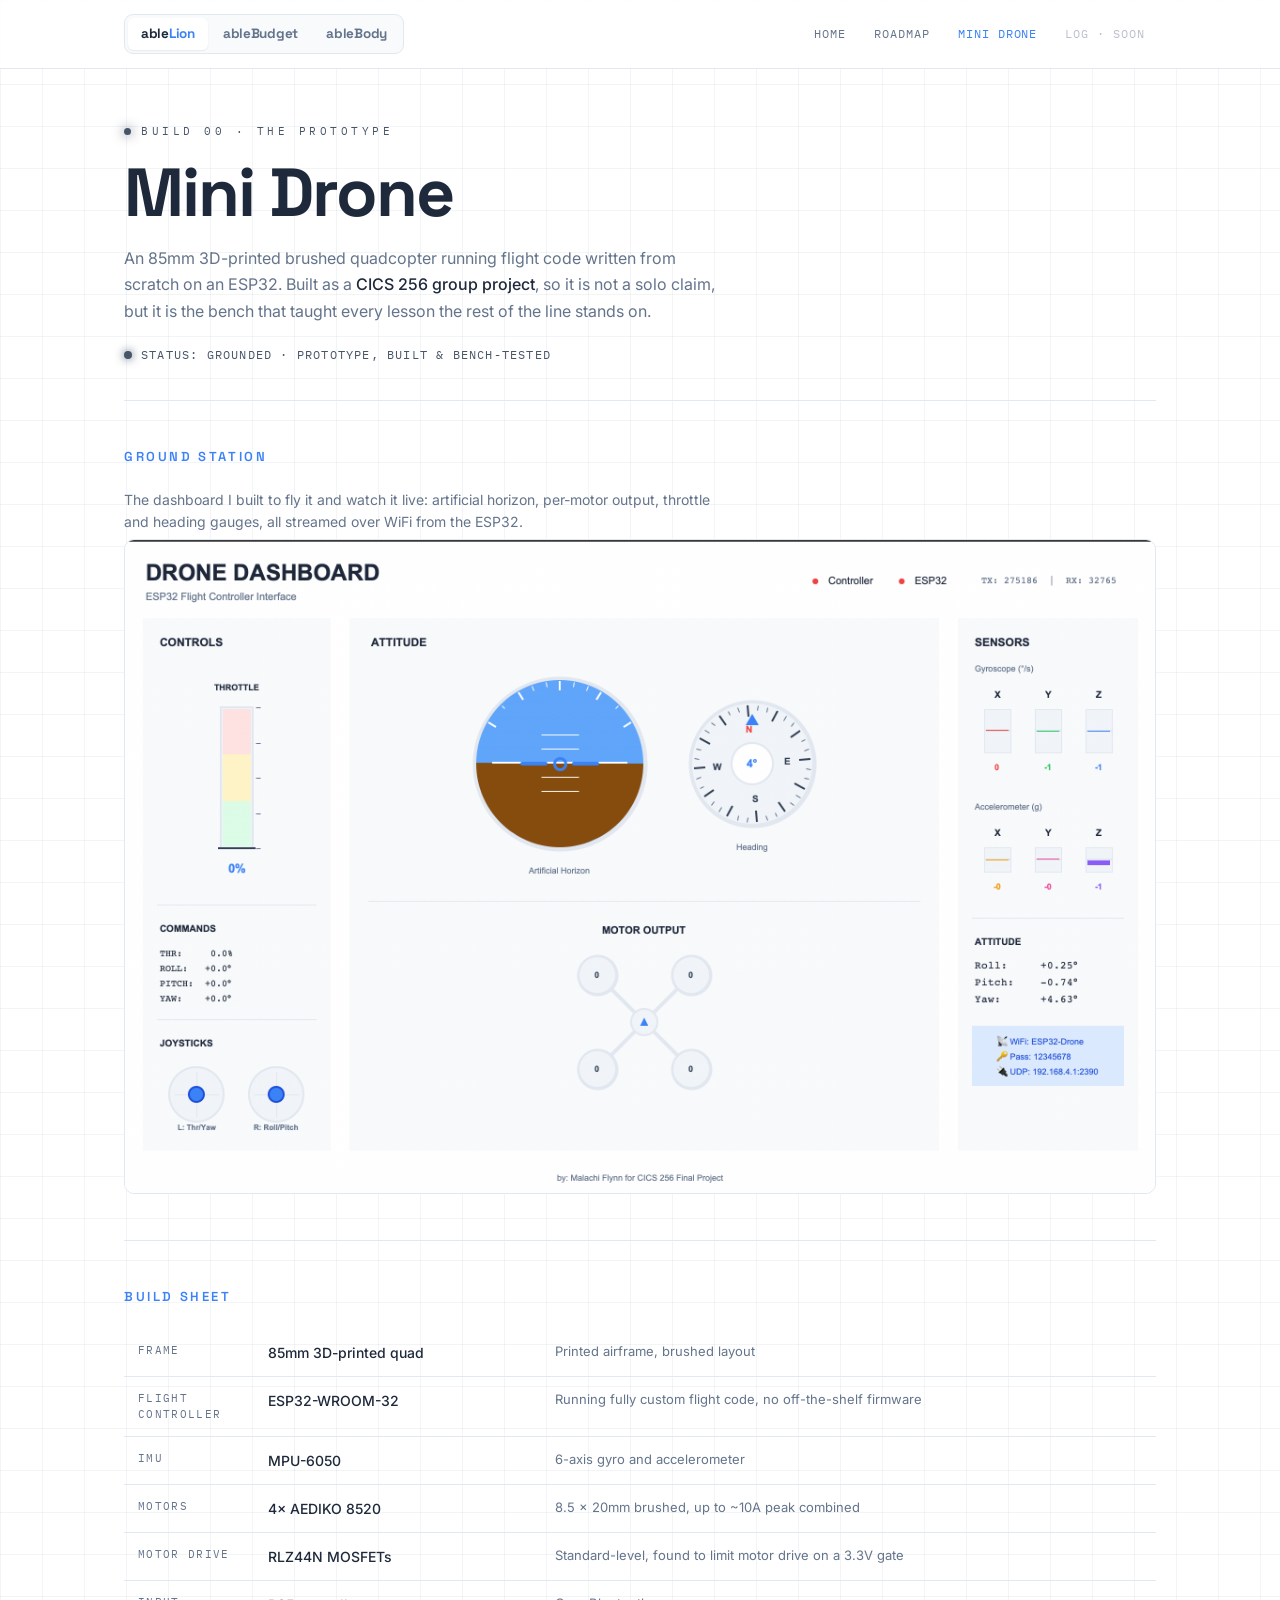
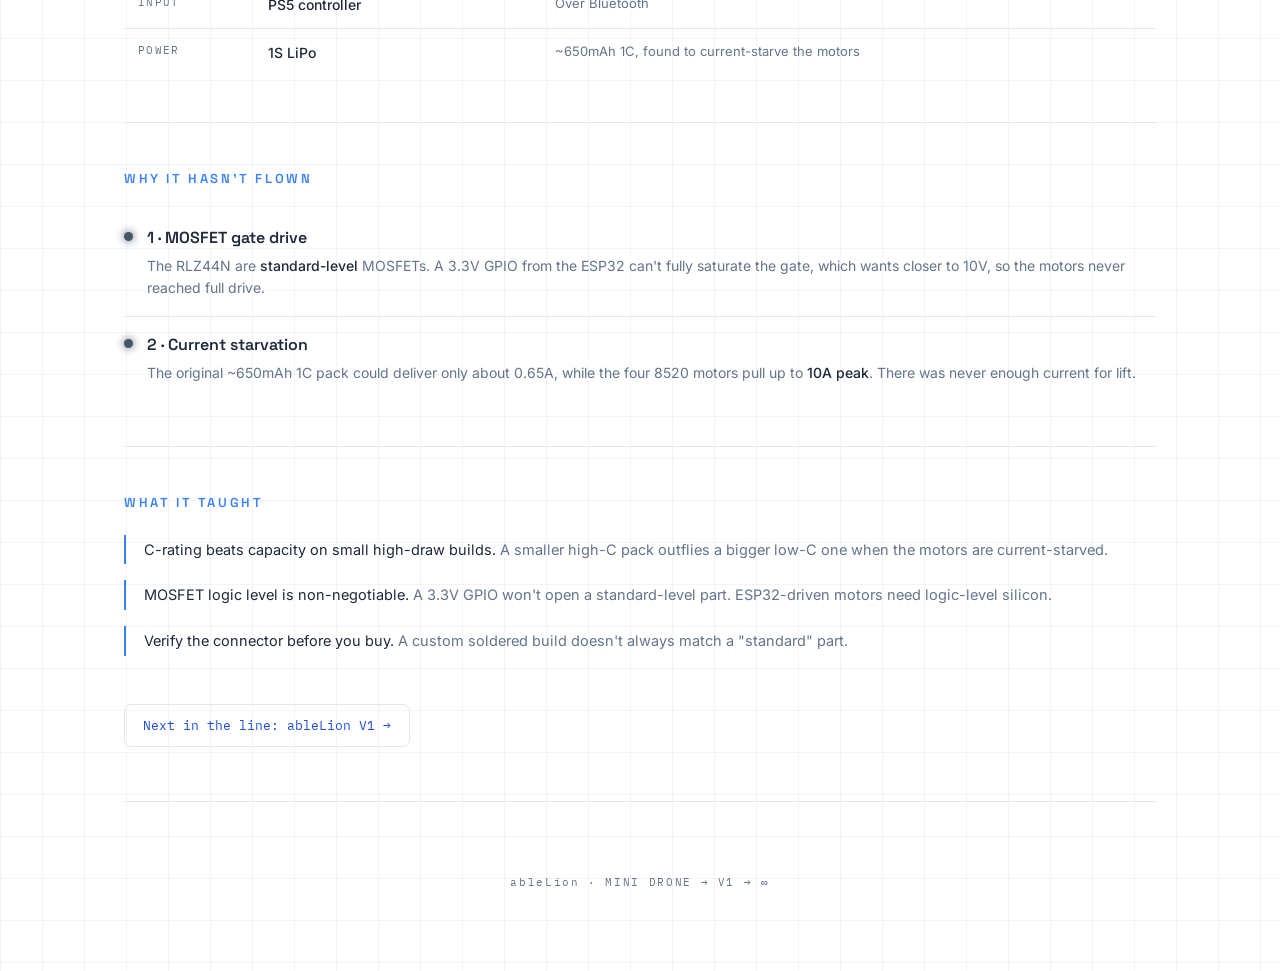
<file: mini-drone.html>
<!DOCTYPE html>
<html lang="en">
<head>
<meta charset="UTF-8">
<meta name="viewport" content="width=device-width, initial-scale=1.0">
<title>ableLion · Mini Drone</title>
<link rel="stylesheet" href="style.css">
<style>
  header.page{padding:54px 0 36px;border-bottom:1px solid var(--line)}
  header.page h1{font-size:clamp(38px,7vw,68px)}
  .lede{max-width:600px;margin-top:20px;color:var(--dim);font-size:16px;line-height:1.65}
  .lede b{color:var(--ink);font-weight:500}
  .status-line{font-family:'IBM Plex Mono',monospace;font-size:12px;letter-spacing:.1em;
    color:var(--warn);margin-top:22px;display:flex;align-items:center;gap:9px}
  .status-line::before{content:"";width:8px;height:8px;border-radius:50%;background:var(--warn);
    box-shadow:0 0 10px var(--warn)}

  .sec{padding:46px 0;border-bottom:1px solid var(--line)}
  .sec h2{font-family:'Space Grotesk',sans-serif;font-size:13px;letter-spacing:.2em;
    text-transform:uppercase;color:var(--signal);margin-bottom:22px;font-weight:600}

  .bom{width:100%;border-collapse:collapse;font-size:14px}
  .bom td{padding:13px 14px;border-bottom:1px solid var(--line);vertical-align:top}
  .bom tr:last-child td{border-bottom:none}
  .bom .role{font-family:'IBM Plex Mono',monospace;font-size:11px;letter-spacing:.12em;
    text-transform:uppercase;color:var(--dim);width:130px}
  .bom .part{color:var(--ink);font-weight:500}
  .bom .note{color:var(--dim);font-size:13px}

  .issue{display:flex;gap:14px;align-items:flex-start;padding:16px 0;border-top:1px solid var(--line)}
  .issue:first-of-type{border-top:none}
  .issue .dot{width:9px;height:9px;border-radius:50%;background:var(--warn);
    margin-top:6px;flex-shrink:0;box-shadow:0 0 9px var(--warn)}
  .issue .body h3{font-family:'Space Grotesk',sans-serif;font-size:16px;font-weight:600;margin-bottom:5px}
  .issue .body p{color:var(--dim);font-size:14px;line-height:1.6}
  .issue .body p b{color:var(--ink);font-weight:500}
  .fix{color:var(--signal);font-weight:500}

  .lessons{padding:46px 0}
  .lessons h2{font-family:'Space Grotesk',sans-serif;font-size:13px;letter-spacing:.2em;
    text-transform:uppercase;color:var(--signal);margin-bottom:22px;font-weight:600}
  .law{border-left:2px solid var(--signal);padding:4px 0 4px 18px;margin-bottom:16px}
  .law p{font-size:14.5px;color:var(--ink)}
  .law p span{color:var(--dim)}

  .next-link{display:inline-flex;align-items:center;gap:8px;margin-top:8px;
    font-family:'IBM Plex Mono',monospace;font-size:13px;color:var(--beam);
    border:1px solid var(--line);padding:11px 18px;border-radius:7px;transition:.18s}
  .next-link:hover{border-color:var(--beam)}

  .shot{width:100%;border:1px solid var(--line);border-radius:10px;display:block;margin-top:6px}
  .shot-cap{color:var(--dim);font-size:14px;line-height:1.6;margin:0 0 4px;max-width:600px}
</style>
</head>
<body>

<nav><div class="nav-inner">
  <div class="switch">
    <a href="index.html" class="active">able<span>Lion</span></a>
    <a href="ablebudget.html">able<span>Budget</span></a>
    <a href="ablebody.html">able<span>Body</span></a>
  </div>
  <div class="nav-links">
    <a href="index.html">HOME</a>
    <a href="roadmap.html">ROADMAP</a>
    <a href="mini-drone.html" class="active">MINI DRONE</a>
    <a class="soon">LOG · SOON</a>
  </div>
</div></nav>

<div class="wrap">

  <header class="page">
    <div class="eyebrow w">Build 00 · the prototype</div>
    <h1>Mini Drone</h1>
    <p class="lede">An 85mm 3D-printed brushed quadcopter running flight code written from scratch on an ESP32. Built as a <b>CICS 256 group project</b>, so it is not a solo claim, but it is the bench that taught every lesson the rest of the line stands on.</p>
    <div class="status-line">STATUS: GROUNDED · PROTOTYPE, BUILT &amp; BENCH-TESTED</div>
  </header>

  <section class="sec">
    <h2>Ground station</h2>
    <p class="shot-cap">The dashboard I built to fly it and watch it live: artificial horizon, per-motor output, throttle and heading gauges, all streamed over WiFi from the ESP32.</p>
    <img class="shot" src="dashboard.png" alt="ableLion Mini Drone ground-station dashboard">
  </section>

  <section class="sec">
    <h2>Build sheet</h2>
    <table class="bom">
      <tr><td class="role">Frame</td><td class="part">85mm 3D-printed quad</td><td class="note">Printed airframe, brushed layout</td></tr>
      <tr><td class="role">Flight controller</td><td class="part">ESP32-WROOM-32</td><td class="note">Running fully custom flight code, no off-the-shelf firmware</td></tr>
      <tr><td class="role">IMU</td><td class="part">MPU-6050</td><td class="note">6-axis gyro and accelerometer</td></tr>
      <tr><td class="role">Motors</td><td class="part">4× AEDIKO 8520</td><td class="note">8.5 × 20mm brushed, up to ~10A peak combined</td></tr>
      <tr><td class="role">Motor drive</td><td class="part">RLZ44N MOSFETs</td><td class="note">Standard-level, found to limit motor drive on a 3.3V gate</td></tr>
      <tr><td class="role">Input</td><td class="part">PS5 controller</td><td class="note">Over Bluetooth</td></tr>
      <tr><td class="role">Power</td><td class="part">1S LiPo</td><td class="note">~650mAh 1C, found to current-starve the motors</td></tr>
    </table>
  </section>

  <section class="sec">
    <h2>Why it hasn't flown</h2>

    <div class="issue"><div class="dot"></div>
      <div class="body">
        <h3>1 · MOSFET gate drive</h3>
        <p>The RLZ44N are <b>standard-level</b> MOSFETs. A 3.3V GPIO from the ESP32 can't fully saturate the gate, which wants closer to 10V, so the motors never reached full drive.</p>
      </div>
    </div>

    <div class="issue"><div class="dot"></div>
      <div class="body">
        <h3>2 · Current starvation</h3>
        <p>The original ~650mAh 1C pack could deliver only about 0.65A, while the four 8520 motors pull up to <b>10A peak</b>. There was never enough current for lift.</p>
      </div>
    </div>
  </section>

  <section class="lessons">
    <h2>What it taught</h2>
    <div class="law"><p>C-rating beats capacity on small high-draw builds. <span>A smaller high-C pack outflies a bigger low-C one when the motors are current-starved.</span></p></div>
    <div class="law"><p>MOSFET logic level is non-negotiable. <span>A 3.3V GPIO won't open a standard-level part. ESP32-driven motors need logic-level silicon.</span></p></div>
    <div class="law"><p>Verify the connector before you buy. <span>A custom soldered build doesn't always match a "standard" part.</span></p></div>
    <br>
    <a href="roadmap.html" class="next-link">Next in the line: ableLion V1 →</a>
  </section>

  <footer><p>ableLion · MINI DRONE → V1 → ∞</p></footer>

</div>
</body>
</html>
</file>
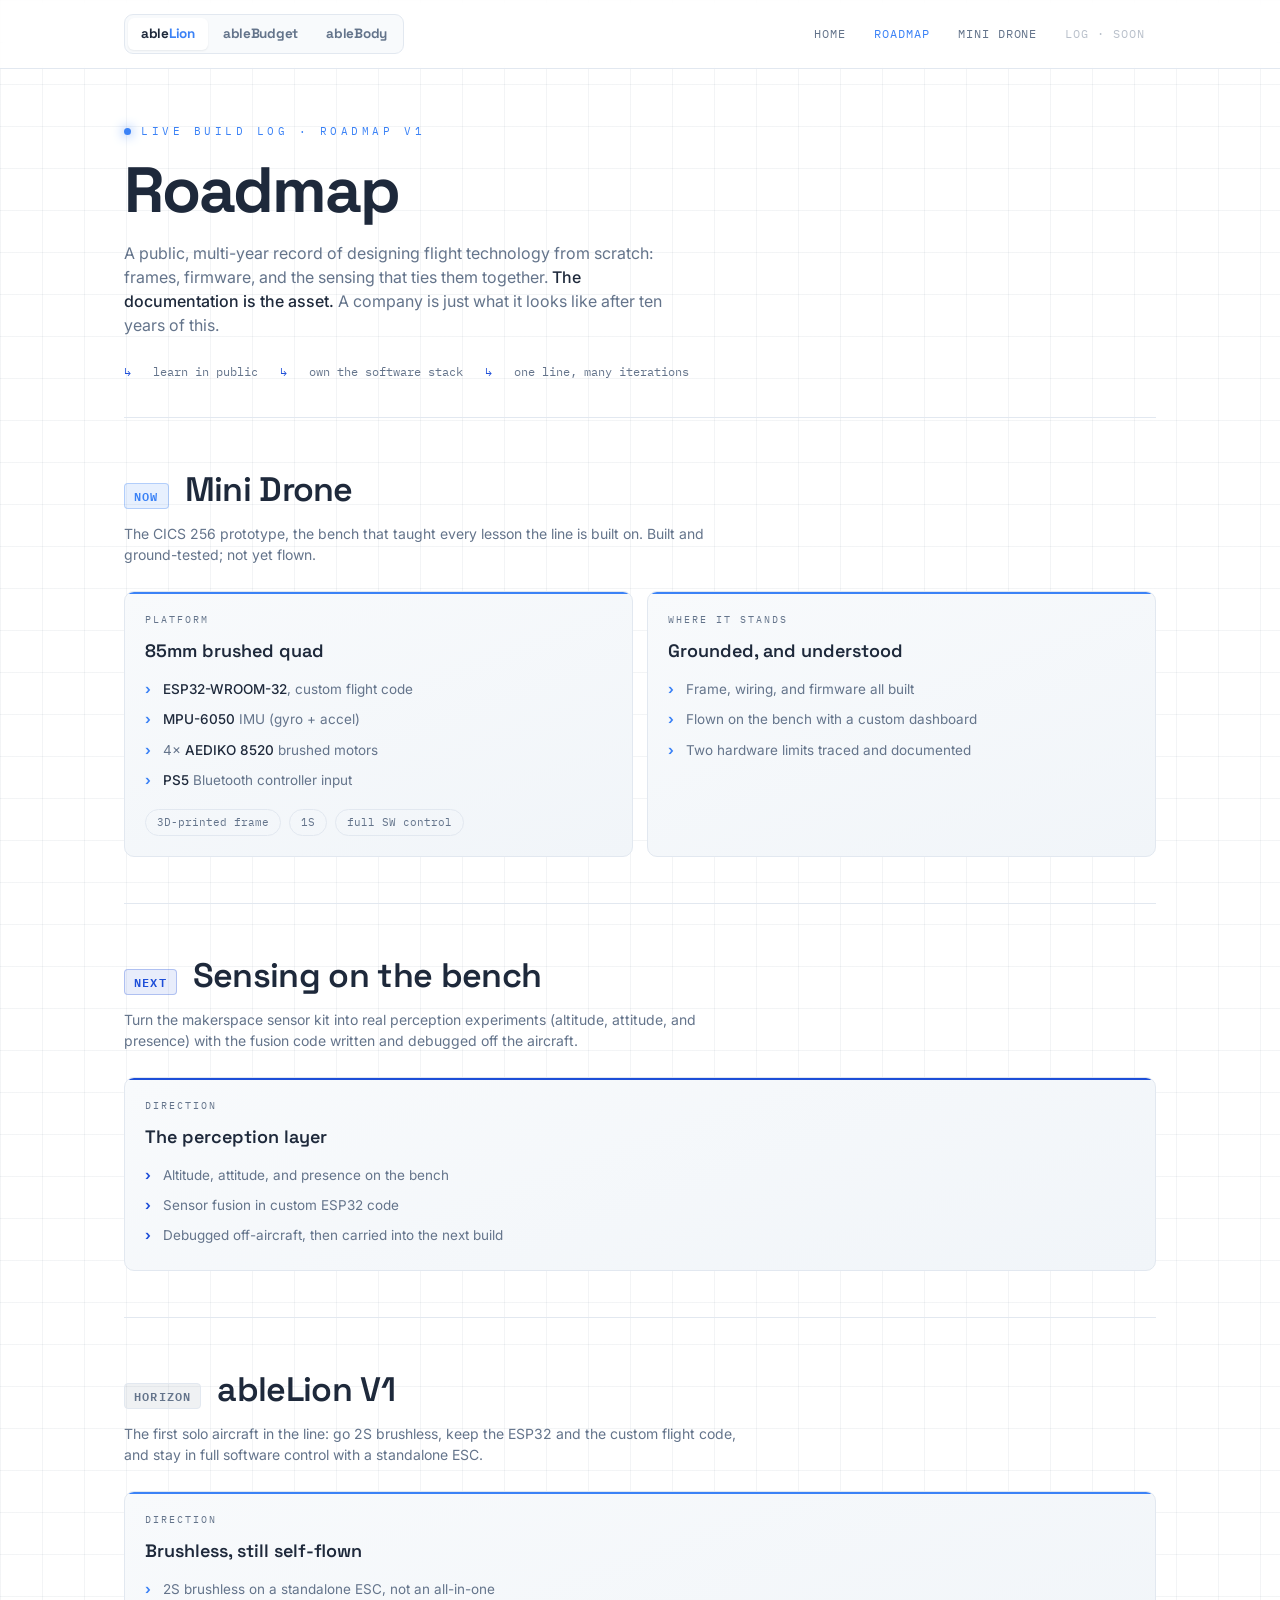
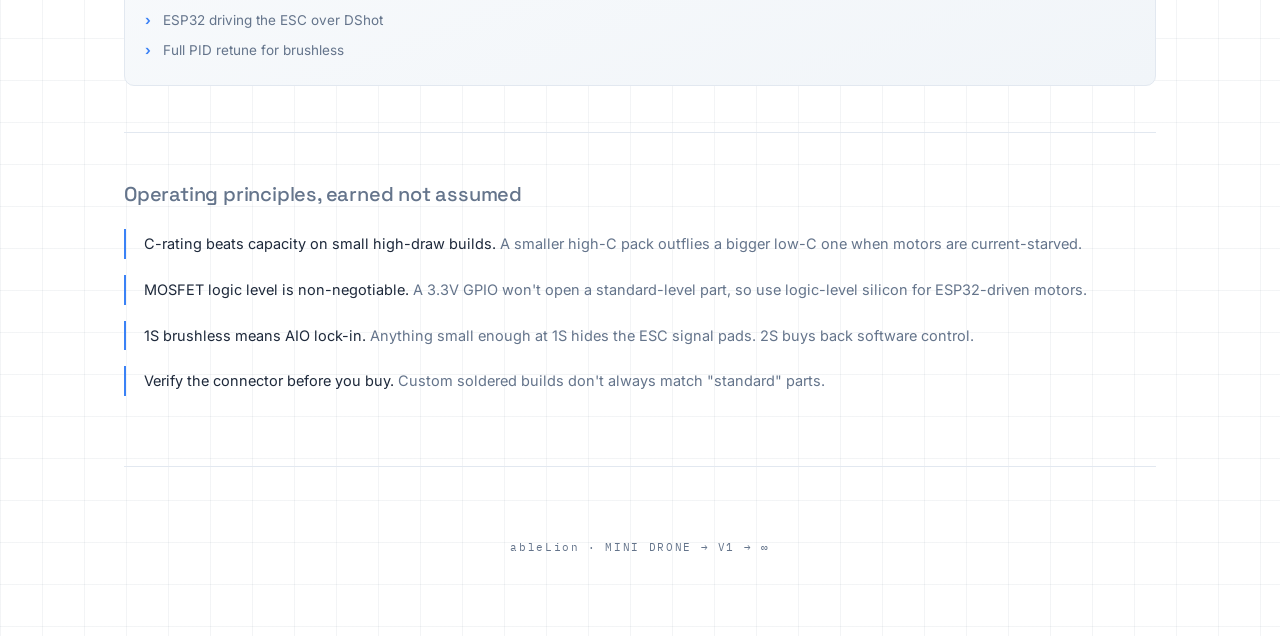
<file: roadmap.html>
<!DOCTYPE html>
<html lang="en">
<head>
<meta charset="UTF-8">
<meta name="viewport" content="width=device-width, initial-scale=1.0">
<title>ableLion · Roadmap</title>
<link rel="stylesheet" href="style.css">
<style>
  header.page{padding:54px 0 36px;border-bottom:1px solid var(--line)}
  header.page h1{font-size:clamp(38px,7vw,64px)}
  .mission{max-width:560px;margin-top:20px;color:var(--dim);font-size:16px}
  .mission b{color:var(--ink);font-weight:500}
  .vector{font-family:'IBM Plex Mono',monospace;font-size:12px;color:var(--dim);
    margin-top:26px;display:flex;flex-wrap:wrap;gap:8px 22px}
  .vector span{color:var(--beam)}

  .phase{padding:46px 0;border-bottom:1px solid var(--line)}
  .phase-head{display:flex;align-items:baseline;gap:16px;margin-bottom:8px}
  .tag{font-family:'IBM Plex Mono',monospace;font-size:12px;font-weight:600;
    letter-spacing:.1em;padding:3px 9px;border-radius:4px;white-space:nowrap}
  .tag.now{background:rgba(59,130,246,.12);color:var(--signal);border:1px solid rgba(59,130,246,.3)}
  .tag.next{background:rgba(29,78,216,.10);color:var(--beam);border:1px solid rgba(29,78,216,.28)}
  .tag.horizon{background:rgba(100,116,139,.1);color:var(--dim);border:1px solid var(--line)}
  .phase h2{font-family:'Space Grotesk',sans-serif;font-weight:600;
    font-size:clamp(24px,4vw,34px);letter-spacing:-.02em}
  .phase-sub{color:var(--dim);font-size:14px;margin:6px 0 26px;max-width:620px}

  .issue{display:flex;gap:12px;align-items:flex-start;padding:11px 0;border-top:1px solid var(--line)}
  .issue:first-of-type{border-top:none}
  .issue .dot{width:8px;height:8px;border-radius:50%;background:var(--warn);
    margin-top:7px;flex-shrink:0;box-shadow:0 0 8px var(--warn)}
  .issue .txt{font-size:13.5px;color:var(--dim)}
  .issue .txt b{color:var(--warn);font-weight:600;font-family:'IBM Plex Mono',monospace;font-size:12px}

  .principles{padding:46px 0}
  .principles h2{font-family:'Space Grotesk',sans-serif;font-size:20px;color:var(--dim);
    font-weight:500;margin-bottom:20px;letter-spacing:-.01em}
  .law{border-left:2px solid var(--signal);padding:4px 0 4px 18px;margin-bottom:16px}
  .law p{font-size:14.5px;color:var(--ink)}
  .law p span{color:var(--dim)}
</style>
</head>
<body>

<nav><div class="nav-inner">
  <div class="switch">
    <a href="index.html" class="active">able<span>Lion</span></a>
    <a href="ablebudget.html">able<span>Budget</span></a>
    <a href="ablebody.html">able<span>Body</span></a>
  </div>
  <div class="nav-links">
    <a href="index.html">HOME</a>
    <a href="roadmap.html" class="active">ROADMAP</a>
    <a href="mini-drone.html">MINI DRONE</a>
    <a class="soon">LOG · SOON</a>
  </div>
</div></nav>

<div class="wrap">

  <header class="page">
    <div class="eyebrow">Live build log · roadmap v1</div>
    <h1>Roadmap</h1>
    <p class="mission">A public, multi-year record of designing flight technology from scratch: frames, firmware, and the sensing that ties them together. <b>The documentation is the asset.</b> A company is just what it looks like after ten years of this.</p>
    <div class="vector">
      <span>↳</span> learn in public
      <span>↳</span> own the software stack
      <span>↳</span> one line, many iterations
    </div>
  </header>

  <section class="phase">
    <div class="phase-head"><span class="tag now">NOW</span><h2>Mini Drone</h2></div>
    <p class="phase-sub">The CICS 256 prototype, the bench that taught every lesson the line is built on. Built and ground-tested; not yet flown.</p>
    <div class="grid">
      <div class="card s">
        <div class="card-k">Platform</div>
        <h3>85mm brushed quad</h3>
        <ul>
          <li><b>ESP32-WROOM-32</b>, custom flight code</li>
          <li><b>MPU-6050</b> IMU (gyro + accel)</li>
          <li>4× <b>AEDIKO 8520</b> brushed motors</li>
          <li><b>PS5</b> Bluetooth controller input</li>
        </ul>
        <div class="specs">
          <span class="chip">3D-printed frame</span>
          <span class="chip">1S</span>
          <span class="chip">full SW control</span>
        </div>
      </div>
      <div class="card s">
        <div class="card-k">Where it stands</div>
        <h3>Grounded, and understood</h3>
        <ul>
          <li>Frame, wiring, and firmware all built</li>
          <li>Flown on the bench with a custom dashboard</li>
          <li>Two hardware limits traced and documented</li>
        </ul>
      </div>
    </div>
  </section>

  <section class="phase">
    <div class="phase-head"><span class="tag next">NEXT</span><h2>Sensing on the bench</h2></div>
    <p class="phase-sub">Turn the makerspace sensor kit into real perception experiments (altitude, attitude, and presence) with the fusion code written and debugged off the aircraft.</p>
    <div class="grid">
      <div class="card b">
        <div class="card-k">Direction</div>
        <h3>The perception layer</h3>
        <ul>
          <li>Altitude, attitude, and presence on the bench</li>
          <li>Sensor fusion in custom ESP32 code</li>
          <li>Debugged off-aircraft, then carried into the next build</li>
        </ul>
      </div>
    </div>
  </section>

  <section class="phase">
    <div class="phase-head"><span class="tag horizon">HORIZON</span><h2>ableLion V1</h2></div>
    <p class="phase-sub">The first solo aircraft in the line: go 2S brushless, keep the ESP32 and the custom flight code, and stay in full software control with a standalone ESC.</p>
    <div class="grid">
      <div class="card s">
        <div class="card-k">Direction</div>
        <h3>Brushless, still self-flown</h3>
        <ul>
          <li>2S brushless on a standalone ESC, not an all-in-one</li>
          <li>ESP32 driving the ESC over DShot</li>
          <li>Full PID retune for brushless</li>
        </ul>
      </div>
    </div>
  </section>

  <section class="principles">
    <h2>Operating principles, earned not assumed</h2>
    <div class="law"><p>C-rating beats capacity on small high-draw builds. <span>A smaller high-C pack outflies a bigger low-C one when motors are current-starved.</span></p></div>
    <div class="law"><p>MOSFET logic level is non-negotiable. <span>A 3.3V GPIO won't open a standard-level part, so use logic-level silicon for ESP32-driven motors.</span></p></div>
    <div class="law"><p>1S brushless means AIO lock-in. <span>Anything small enough at 1S hides the ESC signal pads. 2S buys back software control.</span></p></div>
    <div class="law"><p>Verify the connector before you buy. <span>Custom soldered builds don't always match "standard" parts.</span></p></div>
  </section>

  <footer><p>ableLion · MINI DRONE → V1 → ∞</p></footer>

</div>
</body>
</html>
</file>
<file: style.css>
@import url('https://fonts.googleapis.com/css2?family=Space+Grotesk:wght@400;500;600;700&family=IBM+Plex+Mono:wght@400;500;600&family=Inter:wght@400;500&display=swap');

:root{
  --void:#ffffff;        /* white, main background */
  --panel:#f8fafc;       /* light grey panel */
  --panel-2:#f1f5f9;     /* light grey panel (gradient end) */
  --line:#e2e8f0;        /* hairlines / borders */
  --ink:#1e293b;         /* primary dark-slate text */
  --dim:#64748b;         /* grey secondary text */
  --signal:#3b82f6;      /* primary blue accent */
  --warn:#475569;        /* slate grey (status / inactive) */
  --beam:#1d4ed8;        /* deep blue secondary accent */
  --grid:rgba(100,116,139,0.08);  /* subtle grey grid on white */
}
*{box-sizing:border-box;margin:0;padding:0}
html{scroll-behavior:smooth}
body{
  background:var(--void);
  color:var(--ink);
  font-family:'Inter',system-ui,sans-serif;
  line-height:1.5;
  background-image:
    linear-gradient(var(--grid) 1px,transparent 1px),
    linear-gradient(90deg,var(--grid) 1px,transparent 1px);
  background-size:42px 42px;
  padding:0 0 80px;
}
a{color:inherit;text-decoration:none}
code{font-family:'IBM Plex Mono',monospace;font-size:.88em;color:var(--beam);
  background:var(--panel);border:1px solid var(--line);border-radius:4px;padding:1px 5px}
.wrap{max-width:1080px;margin:0 auto;padding:0 24px}

/* NAV */
nav{
  border-bottom:1px solid var(--line);
  position:sticky;top:0;z-index:50;
  background:rgba(255,255,255,.82);
  backdrop-filter:blur(10px);
}
.nav-inner{
  max-width:1080px;margin:0 auto;padding:14px 24px;
  display:flex;align-items:center;justify-content:space-between;
}
.brand{
  font-family:'Space Grotesk',sans-serif;font-weight:700;font-size:18px;
  letter-spacing:-.02em;
}
.brand .l{color:var(--signal)}
.nav-links{display:flex;gap:6px;flex-wrap:wrap}
.nav-links a{
  font-family:'IBM Plex Mono',monospace;font-size:12px;letter-spacing:.08em;
  color:var(--dim);padding:6px 11px;border-radius:5px;transition:.18s;
}
.nav-links a:hover{color:var(--ink);background:var(--panel)}
.nav-links a.active{color:var(--signal)}
.nav-links a.soon{opacity:.45;cursor:default}
.nav-links a.soon:hover{background:none;color:var(--dim)}

/* PROJECT SWITCHER (left, in place of the brand) */
.switch{display:inline-flex;align-items:center;gap:2px;border:1px solid var(--line);
  border-radius:9px;padding:3px;background:var(--panel);flex-shrink:0}
.switch a{font-family:'Space Grotesk',sans-serif;font-size:13.5px;font-weight:700;
  letter-spacing:-.02em;color:var(--dim);padding:6px 13px;border-radius:6px;transition:.18s}
.switch a span{color:var(--dim);transition:.18s}
.switch a:hover{color:var(--ink)}
.switch a:hover span{color:var(--signal)}
.switch a.active{background:var(--void);color:var(--ink);box-shadow:0 1px 2px rgba(15,23,42,.07)}
.switch a.active span{color:var(--signal)}

/* HERO bits */
.eyebrow{
  font-family:'IBM Plex Mono',monospace;
  font-size:11px;letter-spacing:.32em;text-transform:uppercase;
  color:var(--signal);display:flex;align-items:center;gap:10px;margin-bottom:20px;
}
.eyebrow.b{color:var(--beam)}
.eyebrow.b::before{background:var(--beam);box-shadow:0 0 12px var(--beam)}
.eyebrow.w{color:var(--warn)}
.eyebrow.w::before{background:var(--warn);box-shadow:0 0 12px var(--warn)}
.eyebrow::before{content:"";width:7px;height:7px;border-radius:50%;
  background:var(--signal);box-shadow:0 0 12px var(--signal);
  animation:pulse 2.4s ease-in-out infinite;}
@keyframes pulse{0%,100%{opacity:1}50%{opacity:.35}}

h1{font-family:'Space Grotesk',sans-serif;font-weight:700;
  font-size:clamp(40px,8vw,78px);line-height:.96;letter-spacing:-.03em;}
h1 .a{color:var(--ink)} h1 .l{color:var(--signal)}

.specs{display:flex;flex-wrap:wrap;gap:8px;margin-top:14px}
.chip{font-family:'IBM Plex Mono',monospace;font-size:11px;color:var(--dim);
  border:1px solid var(--line);border-radius:20px;padding:4px 11px}

/* LAUNCH BUTTON (local-app link on project pages) */
.launch{margin-top:26px}
.launch-btn{
  display:inline-flex;align-items:center;gap:10px;
  font-family:'Space Grotesk',sans-serif;font-weight:600;font-size:15px;letter-spacing:-.01em;
  color:var(--void);background:var(--signal);
  border:1px solid var(--signal);border-radius:8px;padding:12px 22px;
  box-shadow:0 6px 18px rgba(59,130,246,.22);transition:.18s;
}
.launch-btn::after{content:"→";font-family:'IBM Plex Mono',monospace;font-size:15px;
  transition:transform .18s}
.launch-btn:hover{background:var(--beam);border-color:var(--beam);
  box-shadow:0 8px 22px rgba(29,78,216,.30);transform:translateY(-1px)}
.launch-btn:hover::after{transform:translateX(3px)}
.launch-note{display:block;margin-top:10px;
  font-family:'IBM Plex Mono',monospace;font-size:11.5px;letter-spacing:.04em;color:var(--dim)}

/* CARDS */
.grid{display:grid;grid-template-columns:repeat(auto-fit,minmax(250px,1fr));gap:14px}
.card{background:linear-gradient(160deg,var(--panel),var(--panel-2));
  border:1px solid var(--line);border-radius:10px;padding:20px;
  position:relative;overflow:hidden;}
.card::before{content:"";position:absolute;top:0;left:0;width:100%;height:2px;
  background:var(--accent,var(--line))}
.card.s{--accent:var(--signal)} .card.b{--accent:var(--beam)} .card.w{--accent:var(--warn)}
.card-k{font-family:'IBM Plex Mono',monospace;font-size:10px;letter-spacing:.2em;
  text-transform:uppercase;color:var(--dim);margin-bottom:10px}
.card h3{font-family:'Space Grotesk',sans-serif;font-size:18px;font-weight:600;margin-bottom:10px}
.card ul{list-style:none;font-size:13.5px;color:var(--dim)}
.card li{padding:5px 0 5px 18px;position:relative}
.card li::before{content:"›";position:absolute;left:0;color:var(--accent,var(--dim));font-weight:700}
.card li b{color:var(--ink);font-weight:500}

.soon-card{opacity:.5}
.soon-card .card-k{color:var(--dim)}

footer{padding-top:40px;text-align:center;border-top:1px solid var(--line);margin-top:8px}
footer p{font-family:'IBM Plex Mono',monospace;font-size:11px;color:var(--dim);letter-spacing:.15em;padding-top:32px}

@media (prefers-reduced-motion:reduce){*{animation:none!important}}
</file>
